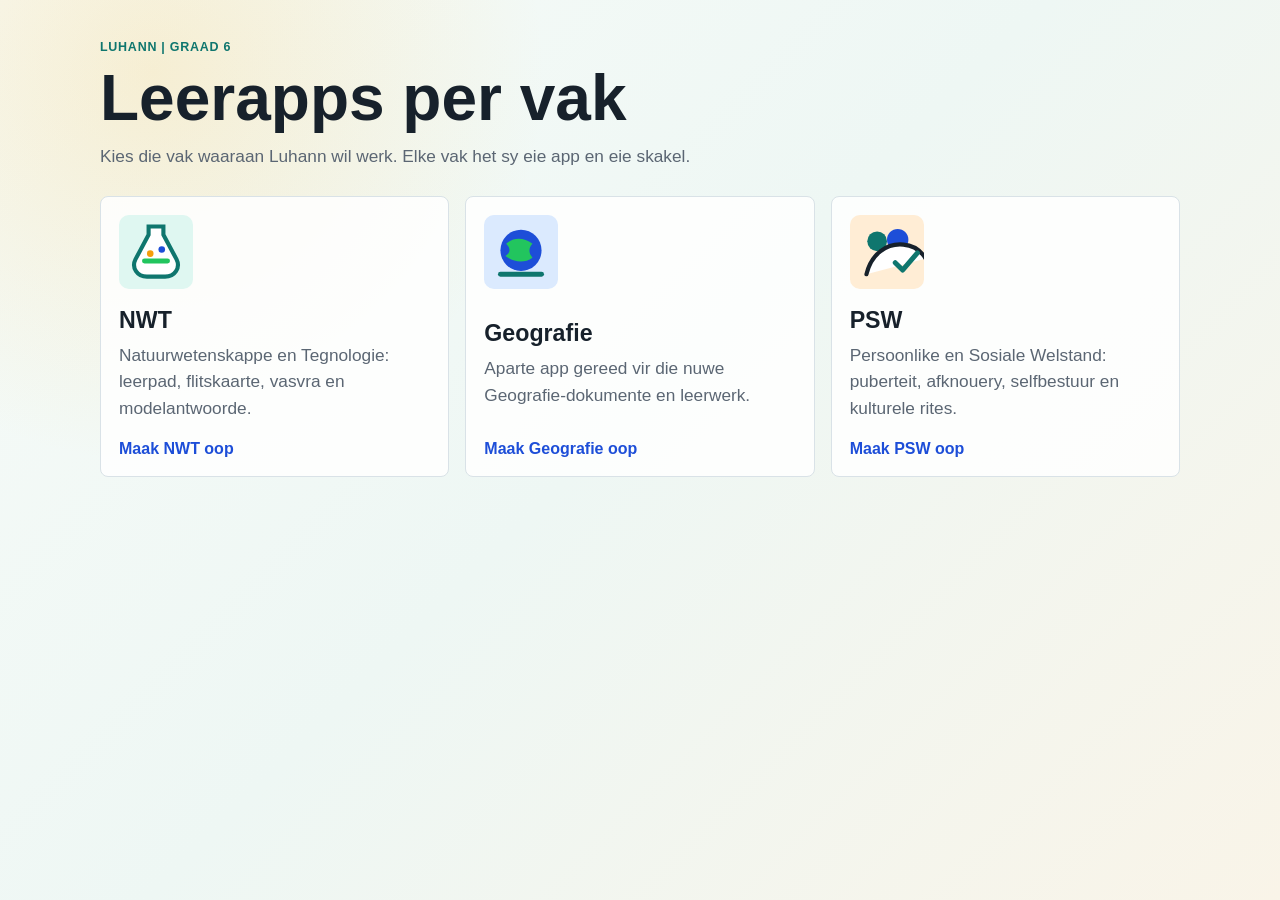
<file: index.html>
<!doctype html>
<html lang="af">
  <head>
    <meta charset="utf-8">
    <meta name="viewport" content="width=device-width, initial-scale=1">
    <title>Luhann se Leerapps</title>
    <style>
      :root {
        color-scheme: light;
        --ink: #17212b;
        --muted: #5b6673;
        --line: #d9e2e7;
        --surface: #ffffff;
        --teal: #0f766e;
        --gold: #d97706;
        --blue: #1d4ed8;
        font-family: Verdana, "Segoe UI", Arial, sans-serif;
      }

      * {
        box-sizing: border-box;
      }

      body {
        min-height: 100vh;
        margin: 0;
        color: var(--ink);
        background:
          radial-gradient(circle at 12% 8%, rgba(249, 196, 83, .22), transparent 28%),
          linear-gradient(135deg, #f7fbf8 0%, #eef7f4 48%, #f9f4e8 100%);
      }

      main {
        width: min(1080px, calc(100% - 32px));
        margin: 0 auto;
        padding: 40px 0;
      }

      header {
        display: grid;
        gap: 14px;
        margin-bottom: 24px;
      }

      .eyebrow {
        color: var(--teal);
        font-size: .78rem;
        font-weight: 800;
        letter-spacing: .06em;
        text-transform: uppercase;
      }

      h1 {
        margin: 0;
        font-size: clamp(2.4rem, 5vw, 5rem);
        line-height: .95;
      }

      p {
        max-width: 720px;
        margin: 0;
        color: var(--muted);
        font-size: 1.08rem;
        line-height: 1.55;
      }

      .subjects {
        display: grid;
        grid-template-columns: repeat(auto-fit, minmax(250px, 1fr));
        gap: 16px;
        margin-top: 26px;
      }

      .subject-card {
        min-height: 230px;
        display: grid;
        align-content: space-between;
        gap: 18px;
        padding: 18px;
        border: 1px solid var(--line);
        border-radius: 8px;
        background: rgba(255, 255, 255, .86);
        text-decoration: none;
        color: inherit;
      }

      .subject-card h2 {
        margin: 0 0 8px;
        font-size: 1.45rem;
      }

      .subject-card strong {
        color: var(--blue);
      }

      .icon {
        width: 74px;
        height: 74px;
      }

      .status {
        width: fit-content;
        border-radius: 999px;
        background: #ecfeff;
        color: var(--teal);
        padding: 5px 10px;
        font-size: .78rem;
        font-weight: 800;
      }

      @media (max-width: 680px) {
        main {
          padding-top: 28px;
        }
      }
    </style>
  </head>
  <body>
    <main>
      <header>
        <span class="eyebrow">Luhann | Graad 6</span>
        <h1>Leerapps per vak</h1>
        <p>Kies die vak waaraan Luhann wil werk. Elke vak het sy eie app en eie skakel.</p>
      </header>

      <section class="subjects" aria-label="Vakke">
        <a class="subject-card" href="nwt/">
          <svg class="icon" viewBox="0 0 90 90" aria-hidden="true">
            <rect width="90" height="90" rx="12" fill="#dff7f1"></rect>
            <path d="M36 14h18v10l16 30c5 10-2 21-14 21H34c-12 0-19-11-14-21l16-30z" fill="#fff" stroke="#0f766e" stroke-width="5"></path>
            <path d="M31 56h28" stroke="#22c55e" stroke-width="6" stroke-linecap="round"></path>
            <circle cx="38" cy="47" r="4" fill="#f59e0b"></circle>
            <circle cx="52" cy="42" r="4" fill="#1d4ed8"></circle>
          </svg>
          <div>
            <h2>NWT</h2>
            <p>Natuurwetenskappe en Tegnologie: leerpad, flitskaarte, vasvra en modelantwoorde.</p>
          </div>
          <strong>Maak NWT oop</strong>
        </a>

        <a class="subject-card" href="geografie/">
          <svg class="icon" viewBox="0 0 90 90" aria-hidden="true">
            <rect width="90" height="90" rx="12" fill="#dbeafe"></rect>
            <circle cx="45" cy="43" r="25" fill="#1d4ed8"></circle>
            <path d="M27 35c9-8 21-8 32 0-5 5-5 11 0 17-10 7-22 6-33-2 6-4 7-9 1-15z" fill="#22c55e"></path>
            <path d="M20 72h50" stroke="#0f766e" stroke-width="6" stroke-linecap="round"></path>
          </svg>
          <div>
            <h2>Geografie</h2>
            <p>Aparte app gereed vir die nuwe Geografie-dokumente en leerwerk.</p>
          </div>
          <strong>Maak Geografie oop</strong>
        </a>

        <a class="subject-card" href="psw/">
          <svg class="icon" viewBox="0 0 90 90" aria-hidden="true">
            <rect width="90" height="90" rx="12" fill="#ffedd5"></rect>
            <circle cx="33" cy="32" r="12" fill="#0f766e"></circle>
            <circle cx="58" cy="30" r="13" fill="#1d4ed8"></circle>
            <path d="M20 72c6-25 25-38 45-36 12 1 21 7 27 17" fill="#fff" stroke="#17212b" stroke-width="5" stroke-linecap="round"></path>
            <path d="M55 58l9 9 18-21" fill="none" stroke="#0f766e" stroke-width="6" stroke-linecap="round" stroke-linejoin="round"></path>
          </svg>
          <div>
            <h2>PSW</h2>
            <p>Persoonlike en Sosiale Welstand: puberteit, afknouery, selfbestuur en kulturele rites.</p>
          </div>
          <strong>Maak PSW oop</strong>
        </a>
      </section>
    </main>
  </body>
</html>
</file>
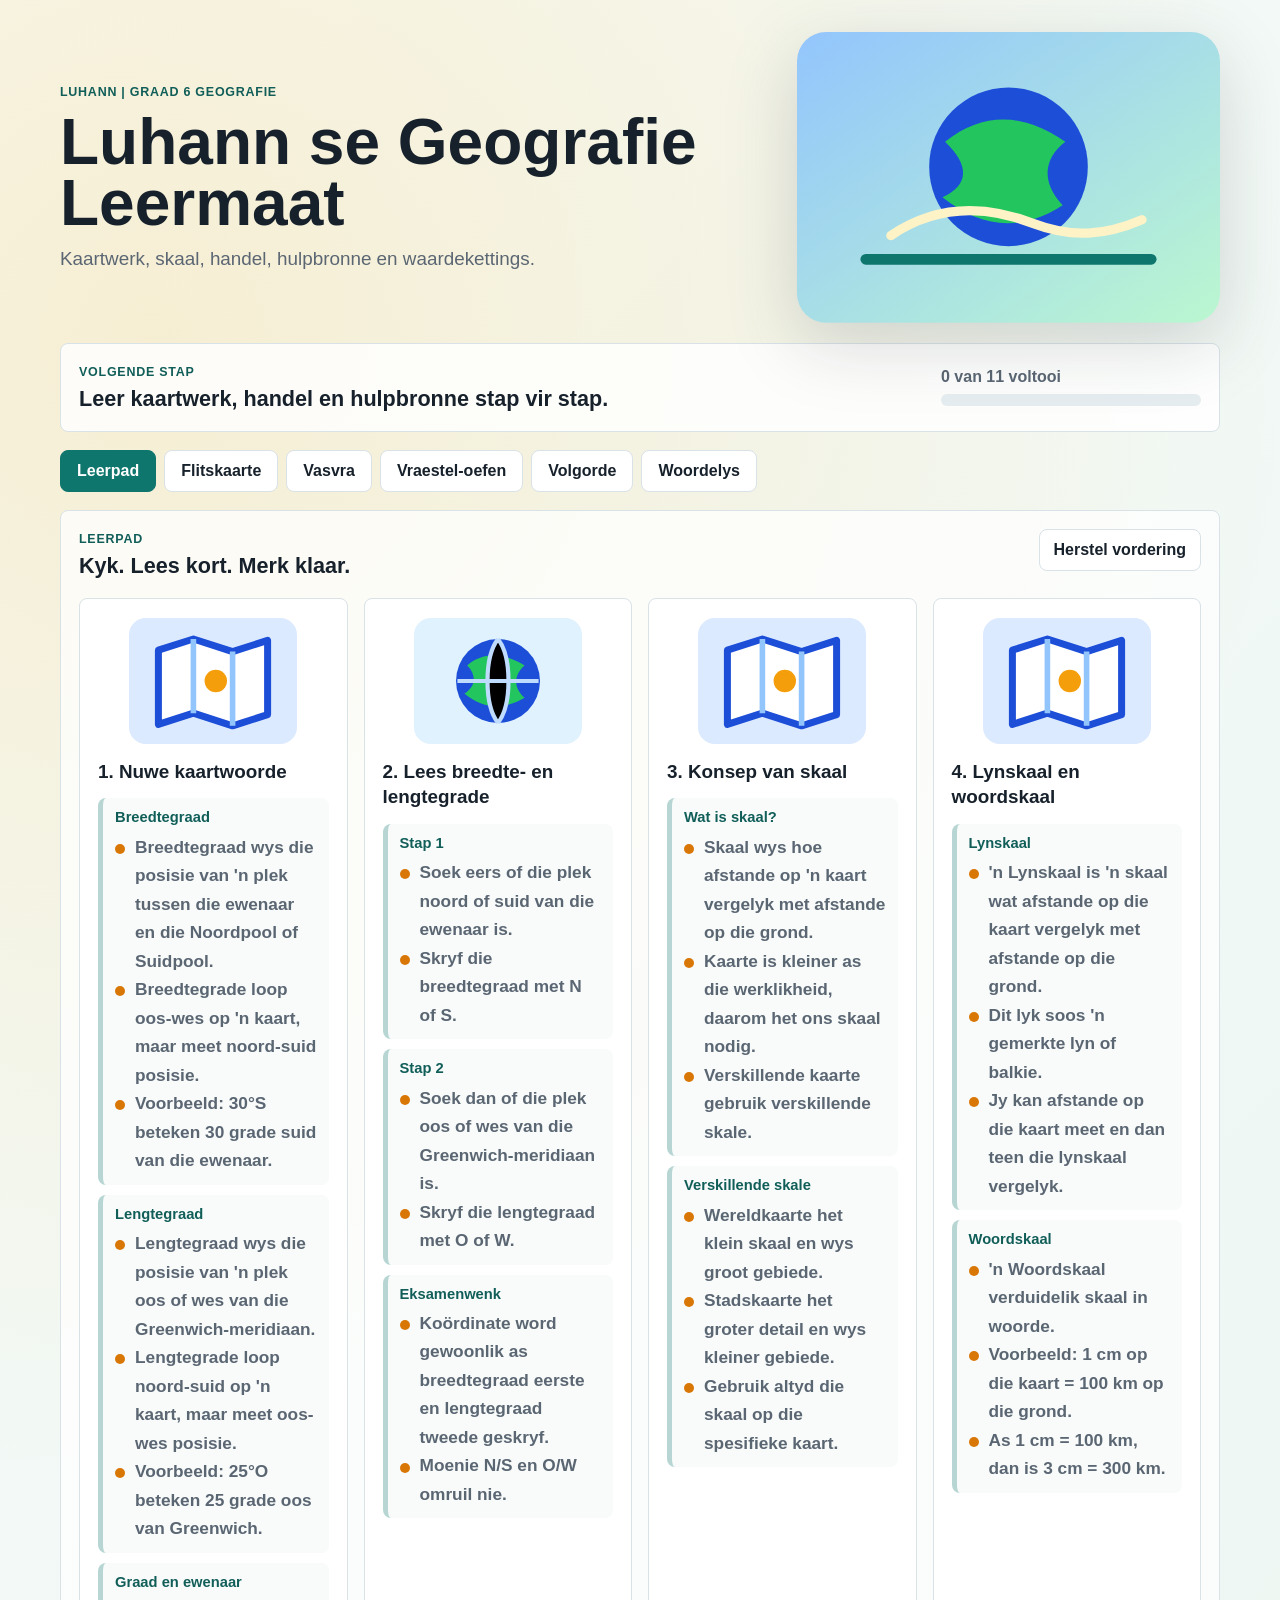
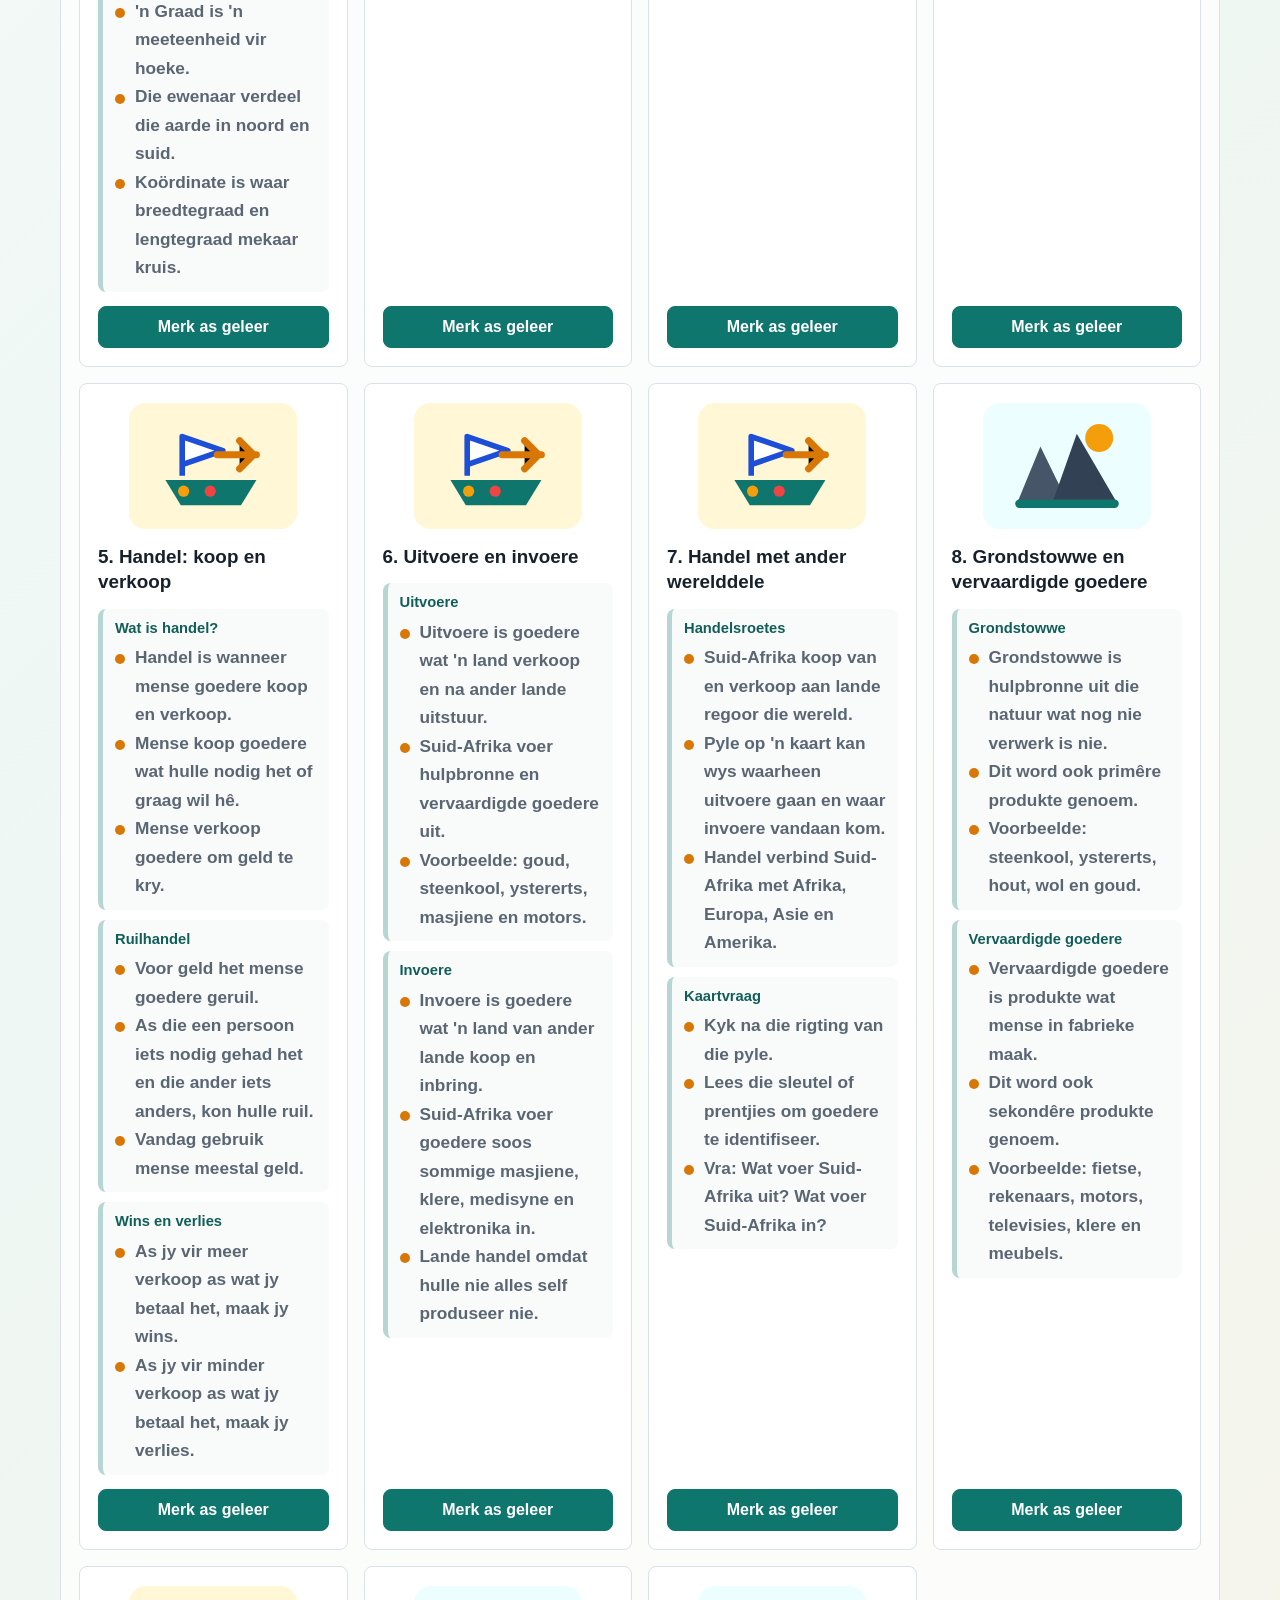
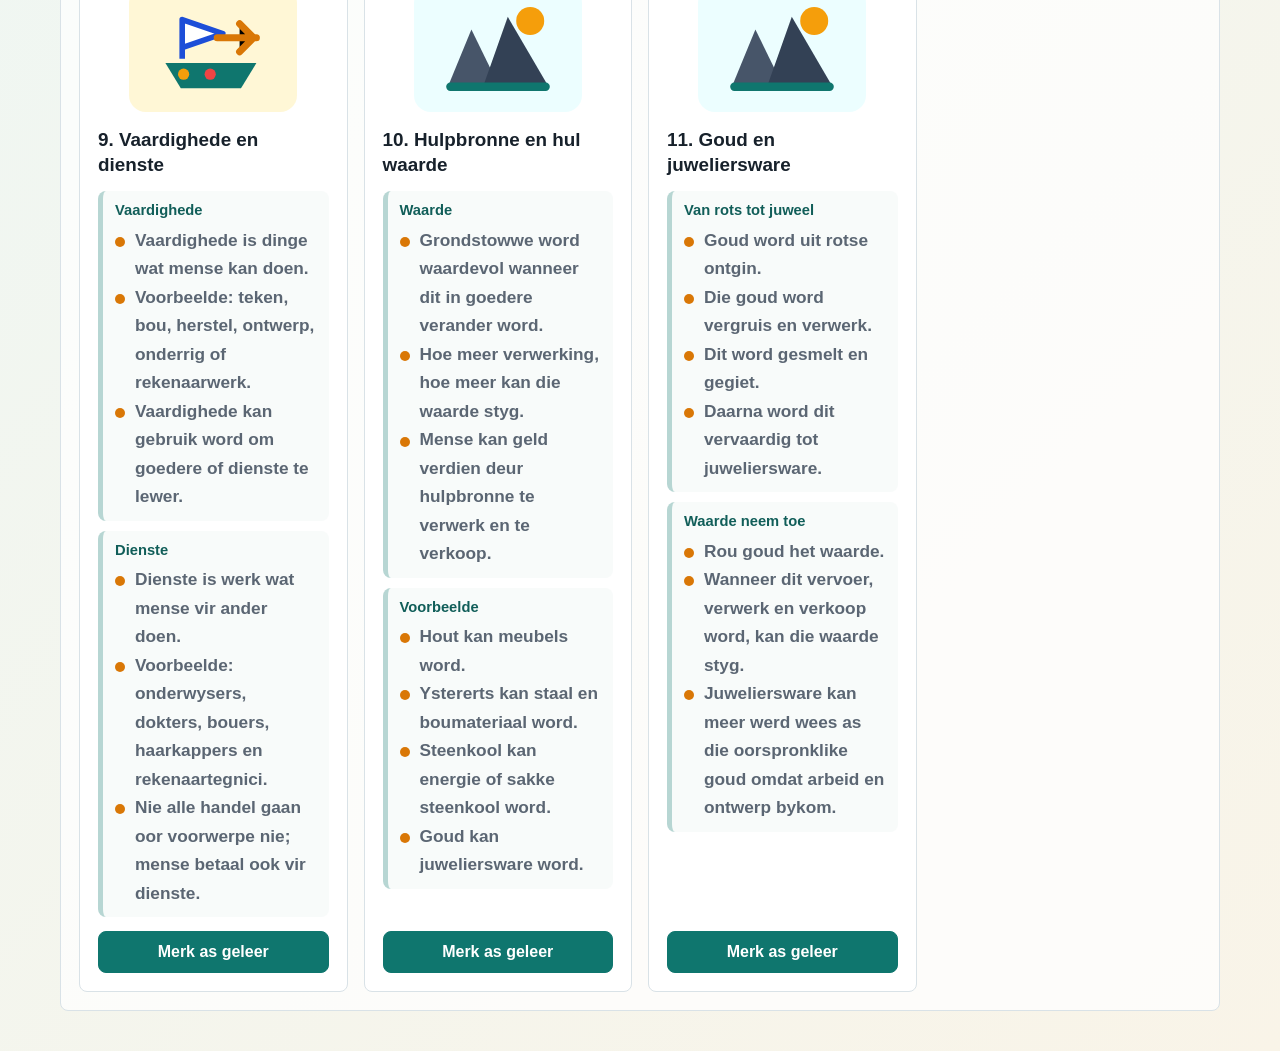
<file: geografie/index.html>
<!doctype html>
<html lang="af">
  <head>
    <meta charset="utf-8">
    <meta name="viewport" content="width=device-width, initial-scale=1">
    <title>Luhann se Geografie Leermaat</title>
    <link rel="stylesheet" href="styles.css">
  </head>
  <body>
    <header class="app-header">
      <div class="title-block">
        <span class="subject-chip">Luhann | Graad 6 Geografie</span>
        <h1>Luhann se Geografie Leermaat</h1>
        <p>Kaartwerk, skaal, handel, hulpbronne en waardekettings.</p>
      </div>
      <div class="hero-art" aria-hidden="true">
        <svg viewBox="0 0 320 220" role="img">
          <defs>
            <linearGradient id="geoSky" x1="0" x2="1" y1="0" y2="1">
              <stop offset="0" stop-color="#93c5fd"></stop>
              <stop offset="1" stop-color="#bbf7d0"></stop>
            </linearGradient>
          </defs>
          <rect width="320" height="220" rx="22" fill="url(#geoSky)"></rect>
          <circle cx="160" cy="102" r="60" fill="#1d4ed8"></circle>
          <path d="M112 83c30-24 61-21 91 0-17 13-18 31-2 48-31 20-61 18-91-6 20-9 21-24 2-42z" fill="#22c55e"></path>
          <path d="M52 172h216" stroke="#0f766e" stroke-width="8" stroke-linecap="round"></path>
          <path d="M71 154c31-21 67-25 108-9 29 11 54 9 82-3" fill="none" stroke="#fef3c7" stroke-width="7" stroke-linecap="round"></path>
        </svg>
      </div>
    </header>

    <main>
      <section class="progress-panel" aria-label="Vordering">
        <div>
          <span class="eyebrow">Volgende stap</span>
          <h2>Leer kaartwerk, handel en hulpbronne stap vir stap.</h2>
        </div>
        <div class="progress-card">
          <span id="progressText">0 van 0 voltooi</span>
          <div class="progress-track">
            <span id="progressBar"></span>
          </div>
        </div>
      </section>

      <nav class="tabs" aria-label="Afdelings">
        <button class="tab is-active" data-view="learn">Leerpad</button>
        <button class="tab" data-view="cards">Flitskaarte</button>
        <button class="tab" data-view="quiz">Vasvra</button>
        <button class="tab" data-view="practice">Vraestel-oefen</button>
        <button class="tab" data-view="timeline">Volgorde</button>
        <button class="tab" data-view="words">Woordelys</button>
      </nav>

      <section id="learn" class="view is-active" aria-labelledby="learnTitle">
        <div class="view-heading">
          <div>
            <span class="eyebrow">Leerpad</span>
            <h2 id="learnTitle">Kyk. Lees kort. Merk klaar.</h2>
          </div>
          <button id="resetProgress" class="secondary-button" type="button">Herstel vordering</button>
        </div>
        <div id="topicGrid" class="topic-grid"></div>
      </section>

      <section id="cards" class="view" aria-labelledby="cardsTitle">
        <div class="view-heading">
          <div>
            <span class="eyebrow">Flitskaarte</span>
            <h2 id="cardsTitle">Flitskaarte vir Geografie</h2>
          </div>
          <div class="card-actions">
            <button id="prevCard" class="icon-button" type="button" aria-label="Vorige kaart">&lsaquo;</button>
            <button id="flipCard" class="primary-button" type="button">Wys antwoord</button>
            <button id="nextCard" class="icon-button" type="button" aria-label="Volgende kaart">&rsaquo;</button>
          </div>
        </div>
        <article id="flashcard" class="flashcard" tabindex="0" aria-live="polite"></article>
        <p id="cardCounter" class="counter"></p>
      </section>

      <section id="quiz" class="view" aria-labelledby="quizTitle">
        <div class="view-heading">
          <div>
            <span class="eyebrow">Vasvra</span>
            <h2 id="quizTitle">Toets jou kennis</h2>
          </div>
          <button id="restartQuiz" class="secondary-button" type="button">Begin weer</button>
        </div>
        <div id="quizBox" class="quiz-box"></div>
      </section>

      <section id="practice" class="view" aria-labelledby="practiceTitle">
        <div class="view-heading">
          <div>
            <span class="eyebrow">Vraestel-oefen</span>
            <h2 id="practiceTitle">Oefen antwoorde wat punte tel</h2>
          </div>
        </div>
        <div id="practiceList" class="practice-list"></div>
      </section>

      <section id="timeline" class="view" aria-labelledby="timelineTitle">
        <div class="view-heading">
          <div>
            <span class="eyebrow">Volgorde</span>
            <h2 id="timelineTitle">Prosesse en kaartwerkstappe in volgorde</h2>
          </div>
        </div>
        <div id="timelineList" class="timeline"></div>
      </section>

      <section id="words" class="view" aria-labelledby="wordsTitle">
        <div class="view-heading">
          <div>
            <span class="eyebrow">Woordelys</span>
            <h2 id="wordsTitle">Geografie-woorde om te onthou</h2>
          </div>
          <label class="search-box">
            <span>Soek</span>
            <input id="wordSearch" type="search" placeholder="bv. kaart">
          </label>
        </div>
        <div id="wordList" class="word-list"></div>
      </section>
    </main>

    <script src="app.js"></script>
  </body>
</html>
</file>
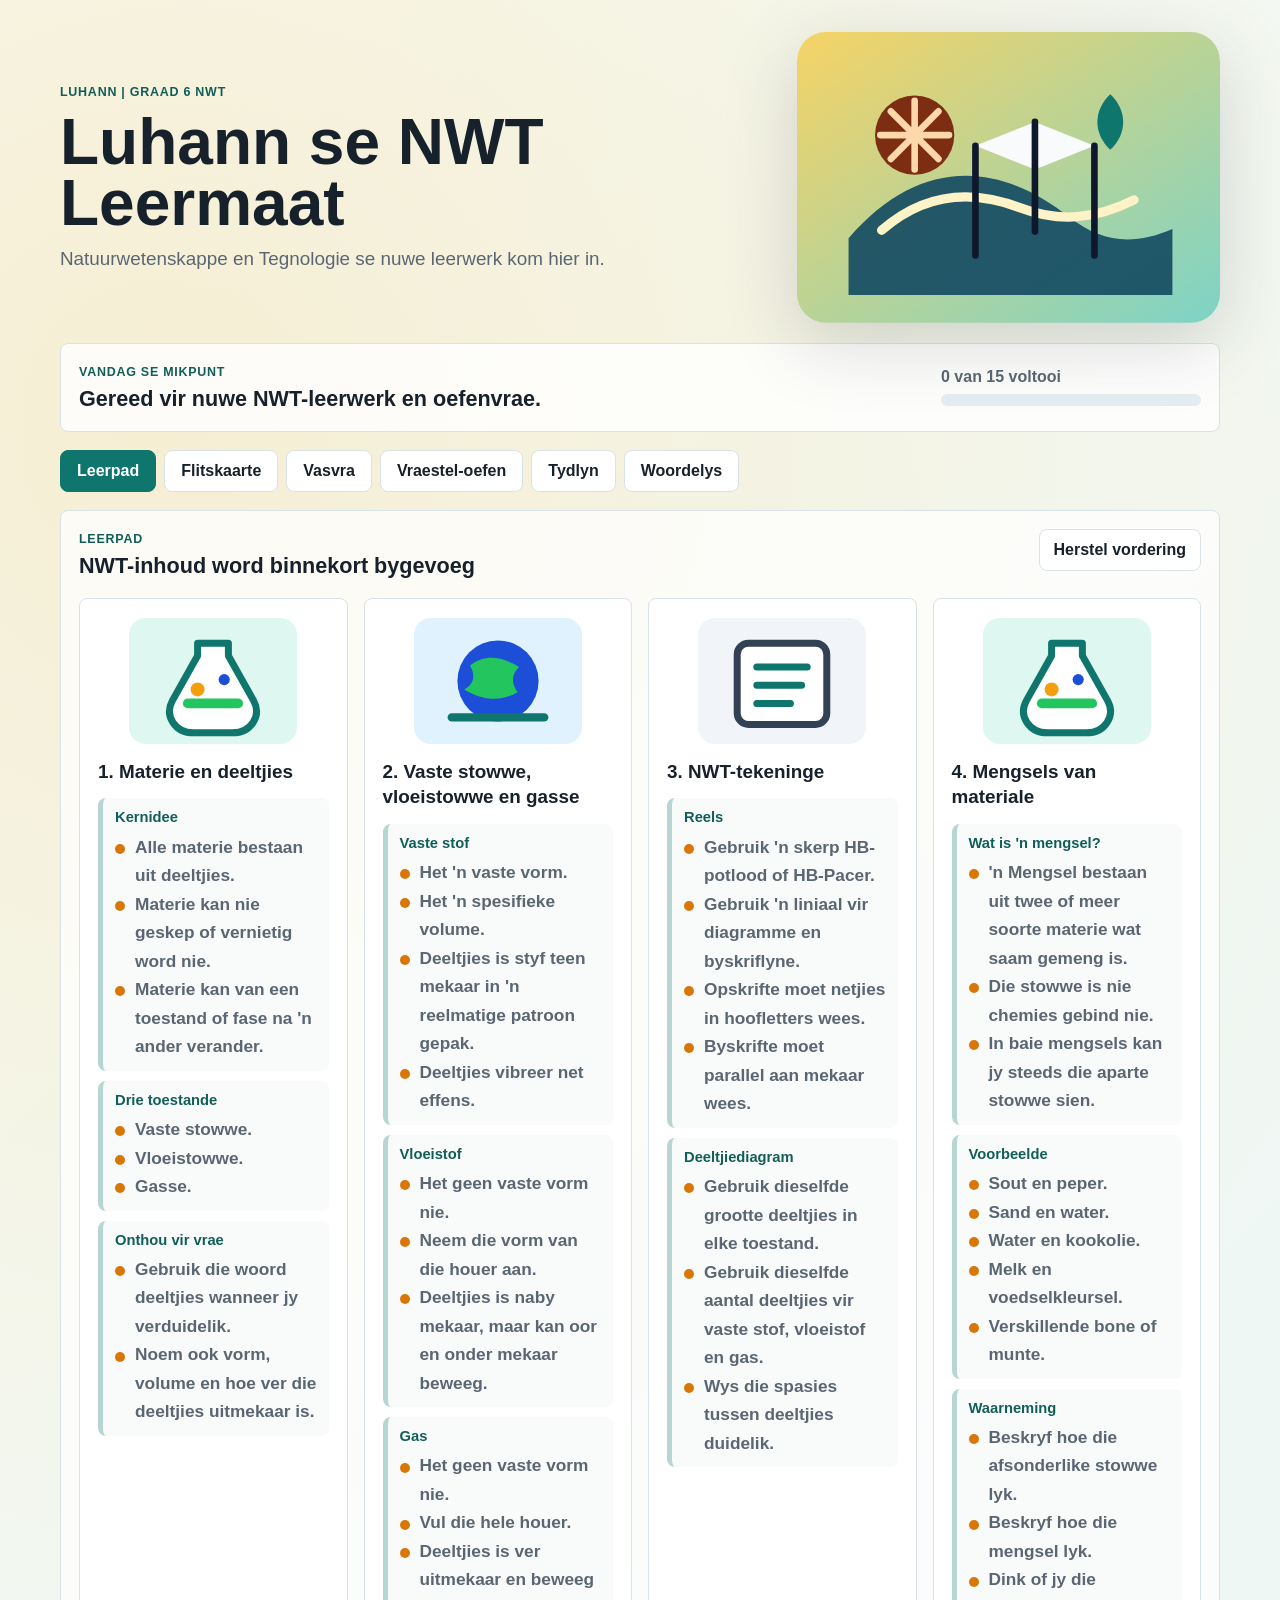
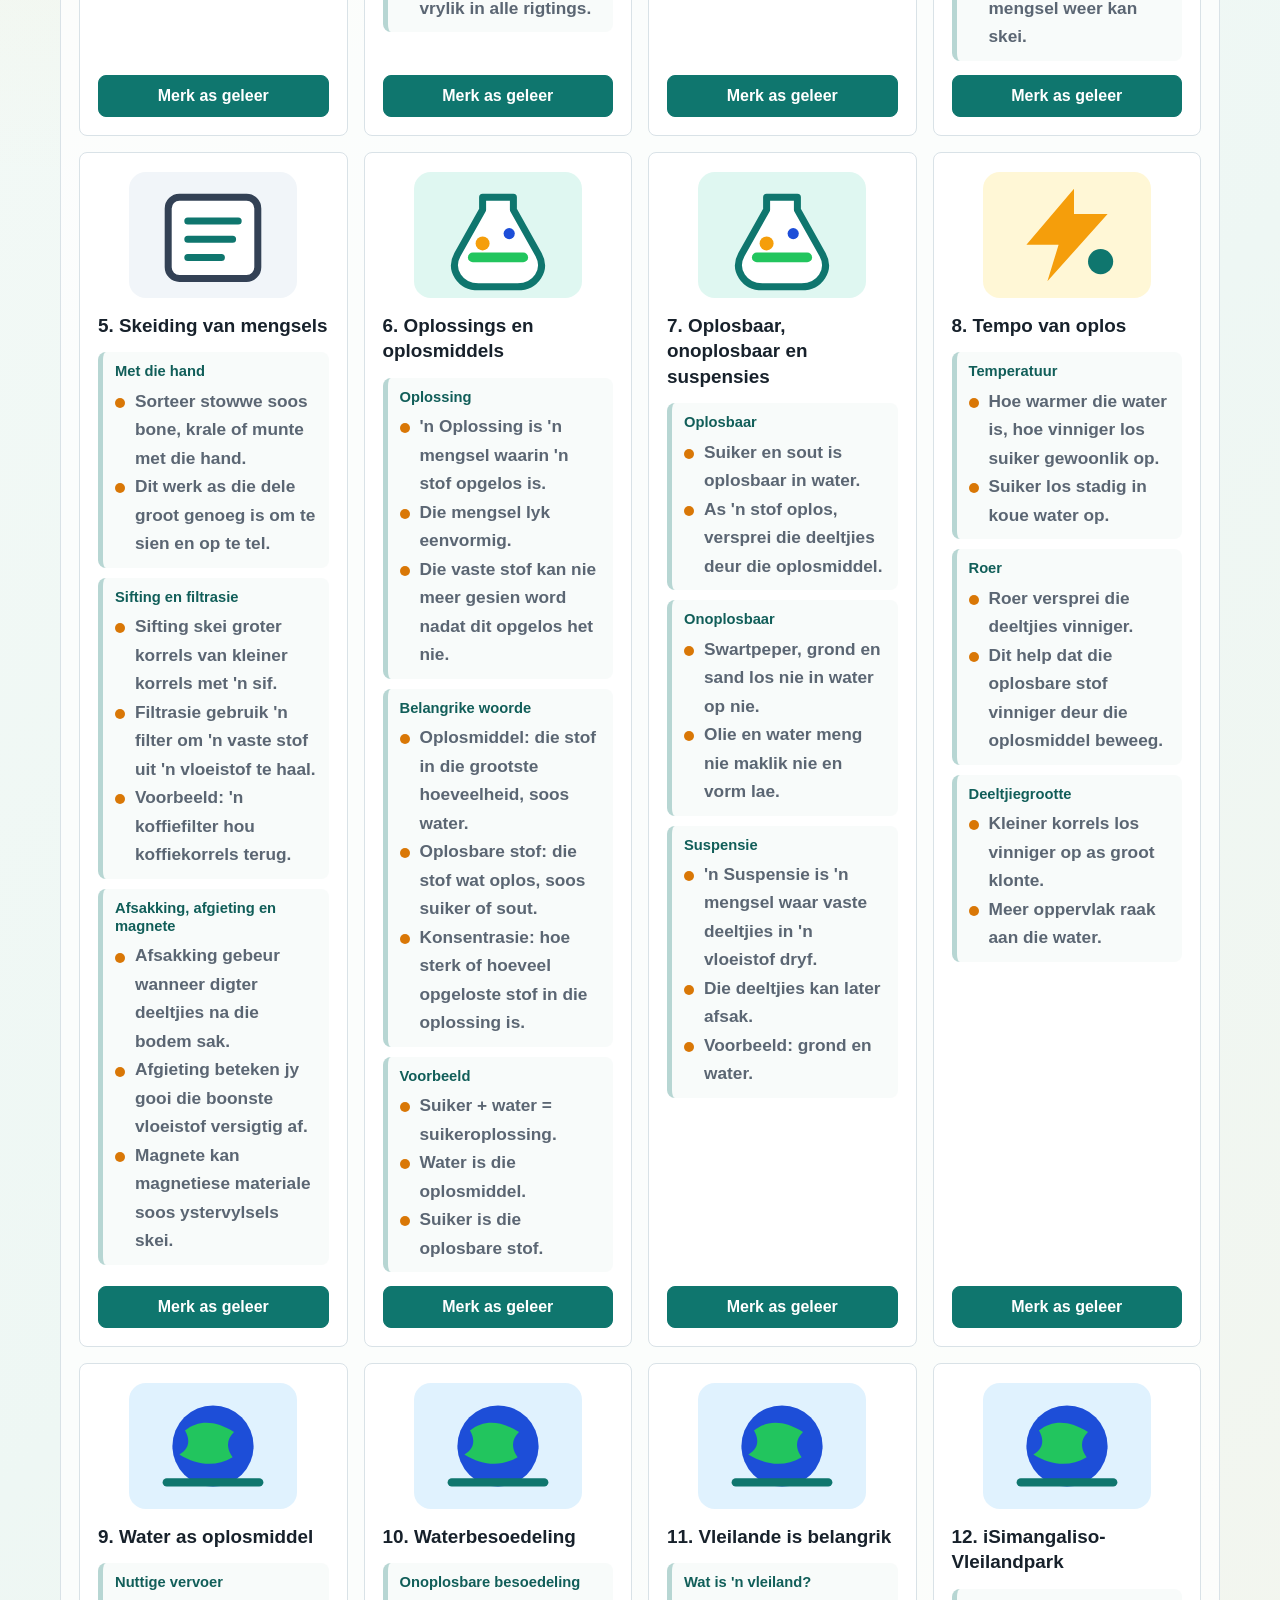
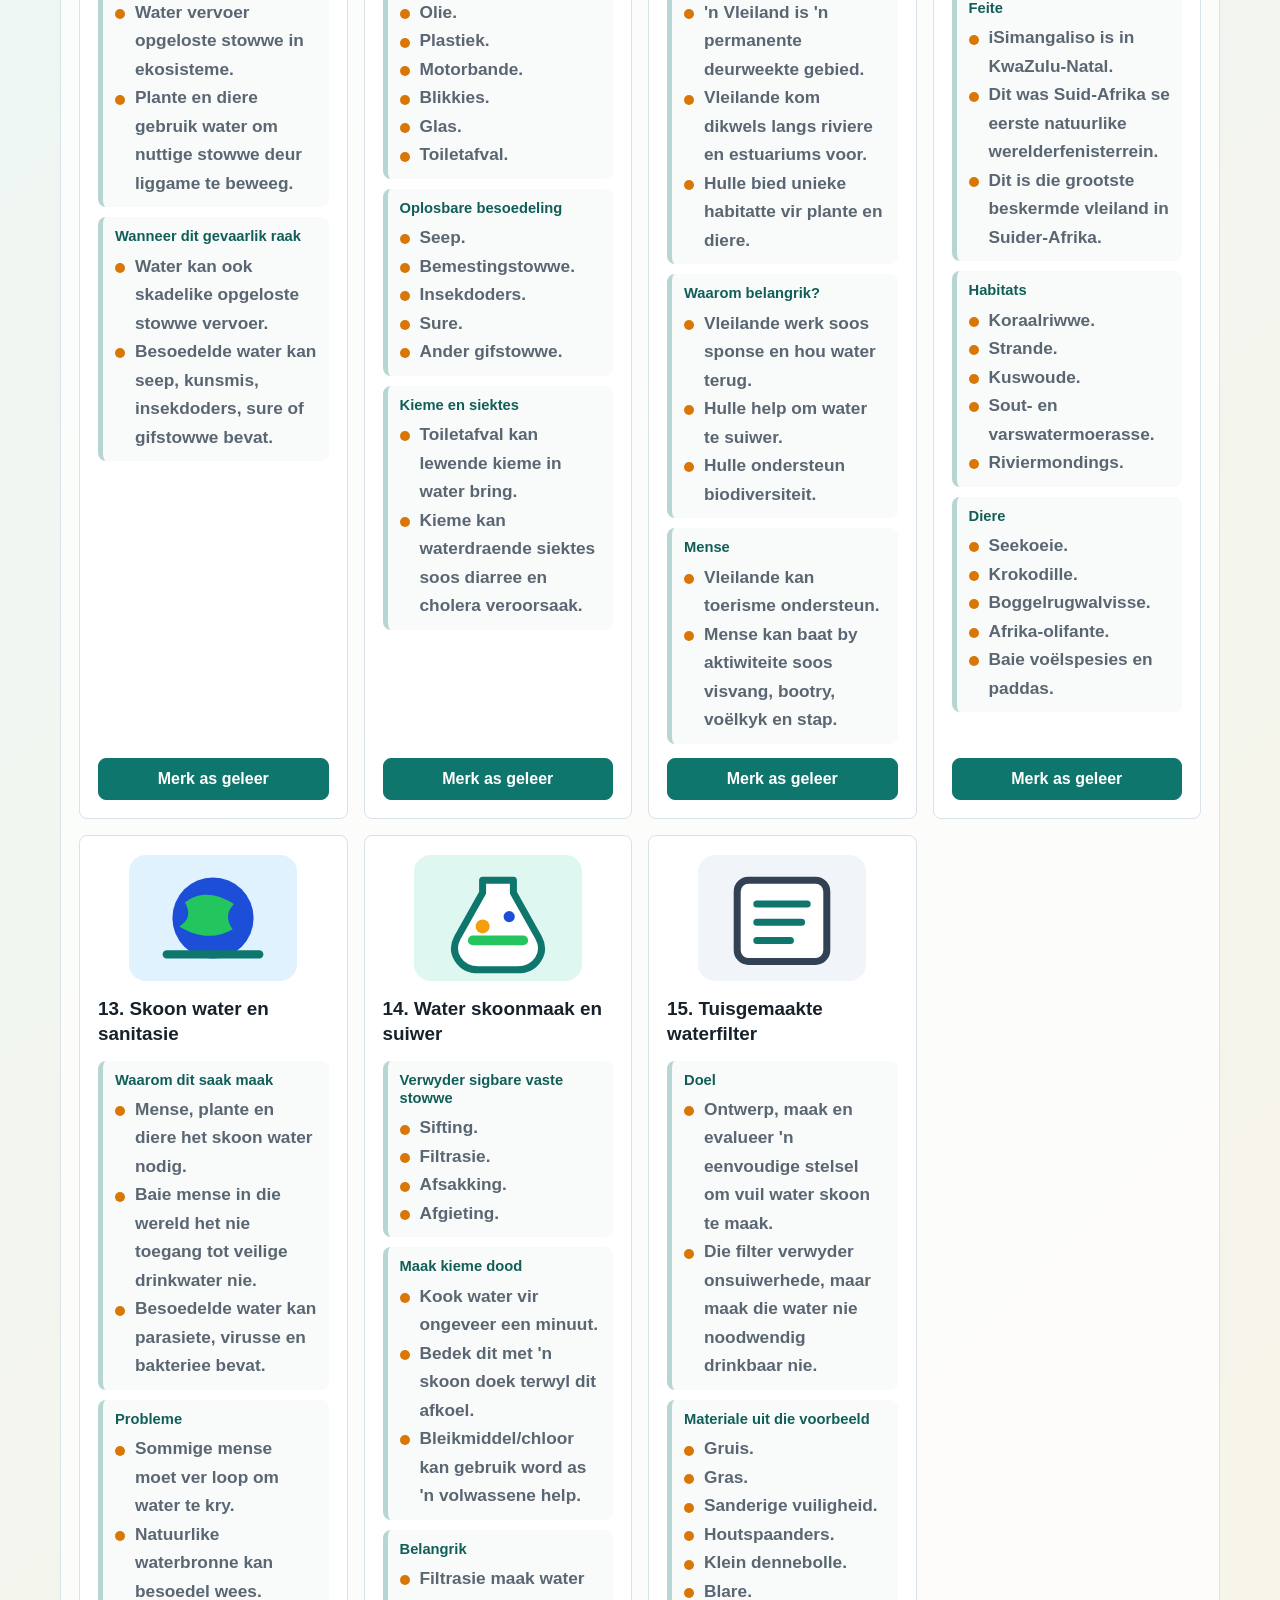
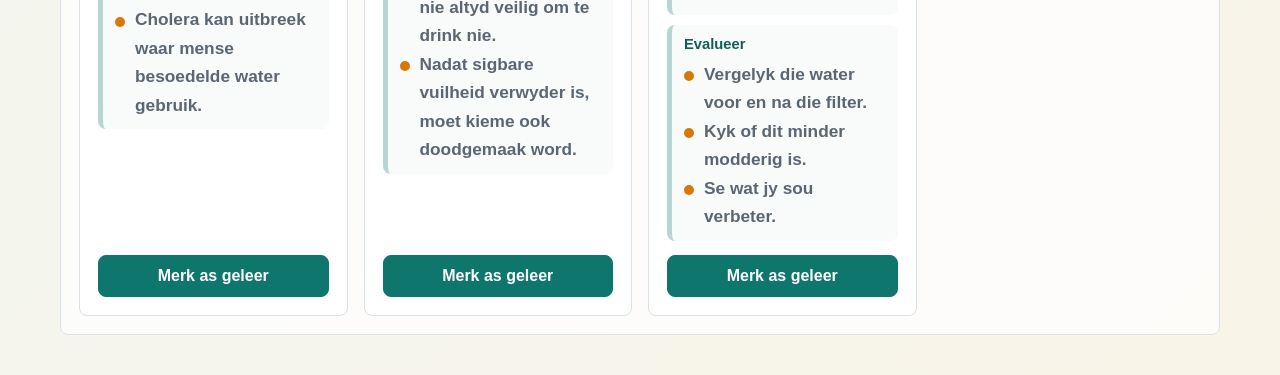
<file: nwt/index.html>
<!doctype html>
<html lang="af">
  <head>
    <meta charset="utf-8">
    <meta name="viewport" content="width=device-width, initial-scale=1">
    <title>Luhann se NWT Leermaat</title>
    <link rel="stylesheet" href="styles.css">
  </head>
  <body>
    <header class="app-header">
      <div class="title-block">
        <span class="subject-chip">Luhann | Graad 6 NWT</span>
        <h1>Luhann se NWT Leermaat</h1>
        <p>Natuurwetenskappe en Tegnologie se nuwe leerwerk kom hier in.</p>
      </div>
      <div class="hero-art" aria-hidden="true">
        <svg viewBox="0 0 320 220" role="img">
          <defs>
            <linearGradient id="sky" x1="0" x2="1" y1="0" y2="1">
              <stop offset="0" stop-color="#f6d365"></stop>
              <stop offset="1" stop-color="#7dd3c7"></stop>
            </linearGradient>
          </defs>
          <rect width="320" height="220" rx="22" fill="url(#sky)"></rect>
          <path d="M39 156c51-59 110-61 167-16 24 19 48 22 78 9v50H39z" fill="#164e63" opacity=".92"></path>
          <path d="M64 150c31-27 66-32 105-17 29 11 56 9 86-6" fill="none" stroke="#fef3c7" stroke-width="7" stroke-linecap="round"></path>
          <path d="M180 68l45 18-45 18-45-18z" fill="#f8fafc"></path>
          <path d="M180 68v83M135 86v83M225 86v83" stroke="#0f172a" stroke-width="5" stroke-linecap="round"></path>
          <circle cx="89" cy="78" r="30" fill="#7c2d12"></circle>
          <path d="M89 52v52M63 78h52M71 60l36 36M107 60L71 96" stroke="#fed7aa" stroke-width="5" stroke-linecap="round"></path>
          <path d="M237 47c13 12 13 30 0 42-13-12-13-30 0-42z" fill="#0f766e"></path>
        </svg>
      </div>
    </header>

    <main>
      <section class="progress-panel" aria-label="Vordering">
        <div>
          <span class="eyebrow">Vandag se mikpunt</span>
          <h2>Gereed vir nuwe NWT-leerwerk en oefenvrae.</h2>
        </div>
        <div class="progress-card">
          <span id="progressText">0 van 0 voltooi</span>
          <div class="progress-track">
            <span id="progressBar"></span>
          </div>
        </div>
      </section>

      <nav class="tabs" aria-label="Afdelings">
        <button class="tab is-active" data-view="learn">Leerpad</button>
        <button class="tab" data-view="cards">Flitskaarte</button>
        <button class="tab" data-view="quiz">Vasvra</button>
        <button class="tab" data-view="practice">Vraestel-oefen</button>
        <button class="tab" data-view="timeline">Tydlyn</button>
        <button class="tab" data-view="words">Woordelys</button>
      </nav>

      <section id="learn" class="view is-active" aria-labelledby="learnTitle">
        <div class="view-heading">
          <div>
            <span class="eyebrow">Leerpad</span>
            <h2 id="learnTitle">NWT-inhoud word binnekort bygevoeg</h2>
          </div>
          <button id="resetProgress" class="secondary-button" type="button">Herstel vordering</button>
        </div>
        <div id="topicGrid" class="topic-grid"></div>
      </section>

      <section id="cards" class="view" aria-labelledby="cardsTitle">
        <div class="view-heading">
          <div>
            <span class="eyebrow">Flitskaarte</span>
            <h2 id="cardsTitle">Flitskaarte vir nuwe NWT-werk</h2>
          </div>
          <div class="card-actions">
            <button id="prevCard" class="icon-button" type="button" aria-label="Vorige kaart">&lsaquo;</button>
            <button id="flipCard" class="primary-button" type="button">Wys antwoord</button>
            <button id="nextCard" class="icon-button" type="button" aria-label="Volgende kaart">&rsaquo;</button>
          </div>
        </div>
        <article id="flashcard" class="flashcard" tabindex="0" aria-live="polite"></article>
        <p id="cardCounter" class="counter"></p>
      </section>

      <section id="quiz" class="view" aria-labelledby="quizTitle">
        <div class="view-heading">
          <div>
            <span class="eyebrow">Vasvra</span>
            <h2 id="quizTitle">Toets jou kennis</h2>
          </div>
          <button id="restartQuiz" class="secondary-button" type="button">Begin weer</button>
        </div>
        <div id="quizBox" class="quiz-box"></div>
      </section>

      <section id="practice" class="view" aria-labelledby="practiceTitle">
        <div class="view-heading">
          <div>
            <span class="eyebrow">Vraestel-oefen</span>
            <h2 id="practiceTitle">Modelantwoorde kom uit die nuwe NWT-dokumente</h2>
          </div>
        </div>
        <div id="practiceList" class="practice-list"></div>
      </section>

      <section id="timeline" class="view" aria-labelledby="timelineTitle">
        <div class="view-heading">
          <div>
            <span class="eyebrow">Tydlyn</span>
            <h2 id="timelineTitle">Prosesse en stappe in volgorde</h2>
          </div>
        </div>
        <div id="timelineList" class="timeline"></div>
      </section>

      <section id="words" class="view" aria-labelledby="wordsTitle">
        <div class="view-heading">
          <div>
            <span class="eyebrow">Woordelys</span>
            <h2 id="wordsTitle">NWT-woorde om te onthou</h2>
          </div>
          <label class="search-box">
            <span>Soek</span>
            <input id="wordSearch" type="search" placeholder="bv. energie">
          </label>
        </div>
        <div id="wordList" class="word-list"></div>
      </section>
    </main>

    <script src="app.js"></script>
  </body>
</html>
</file>
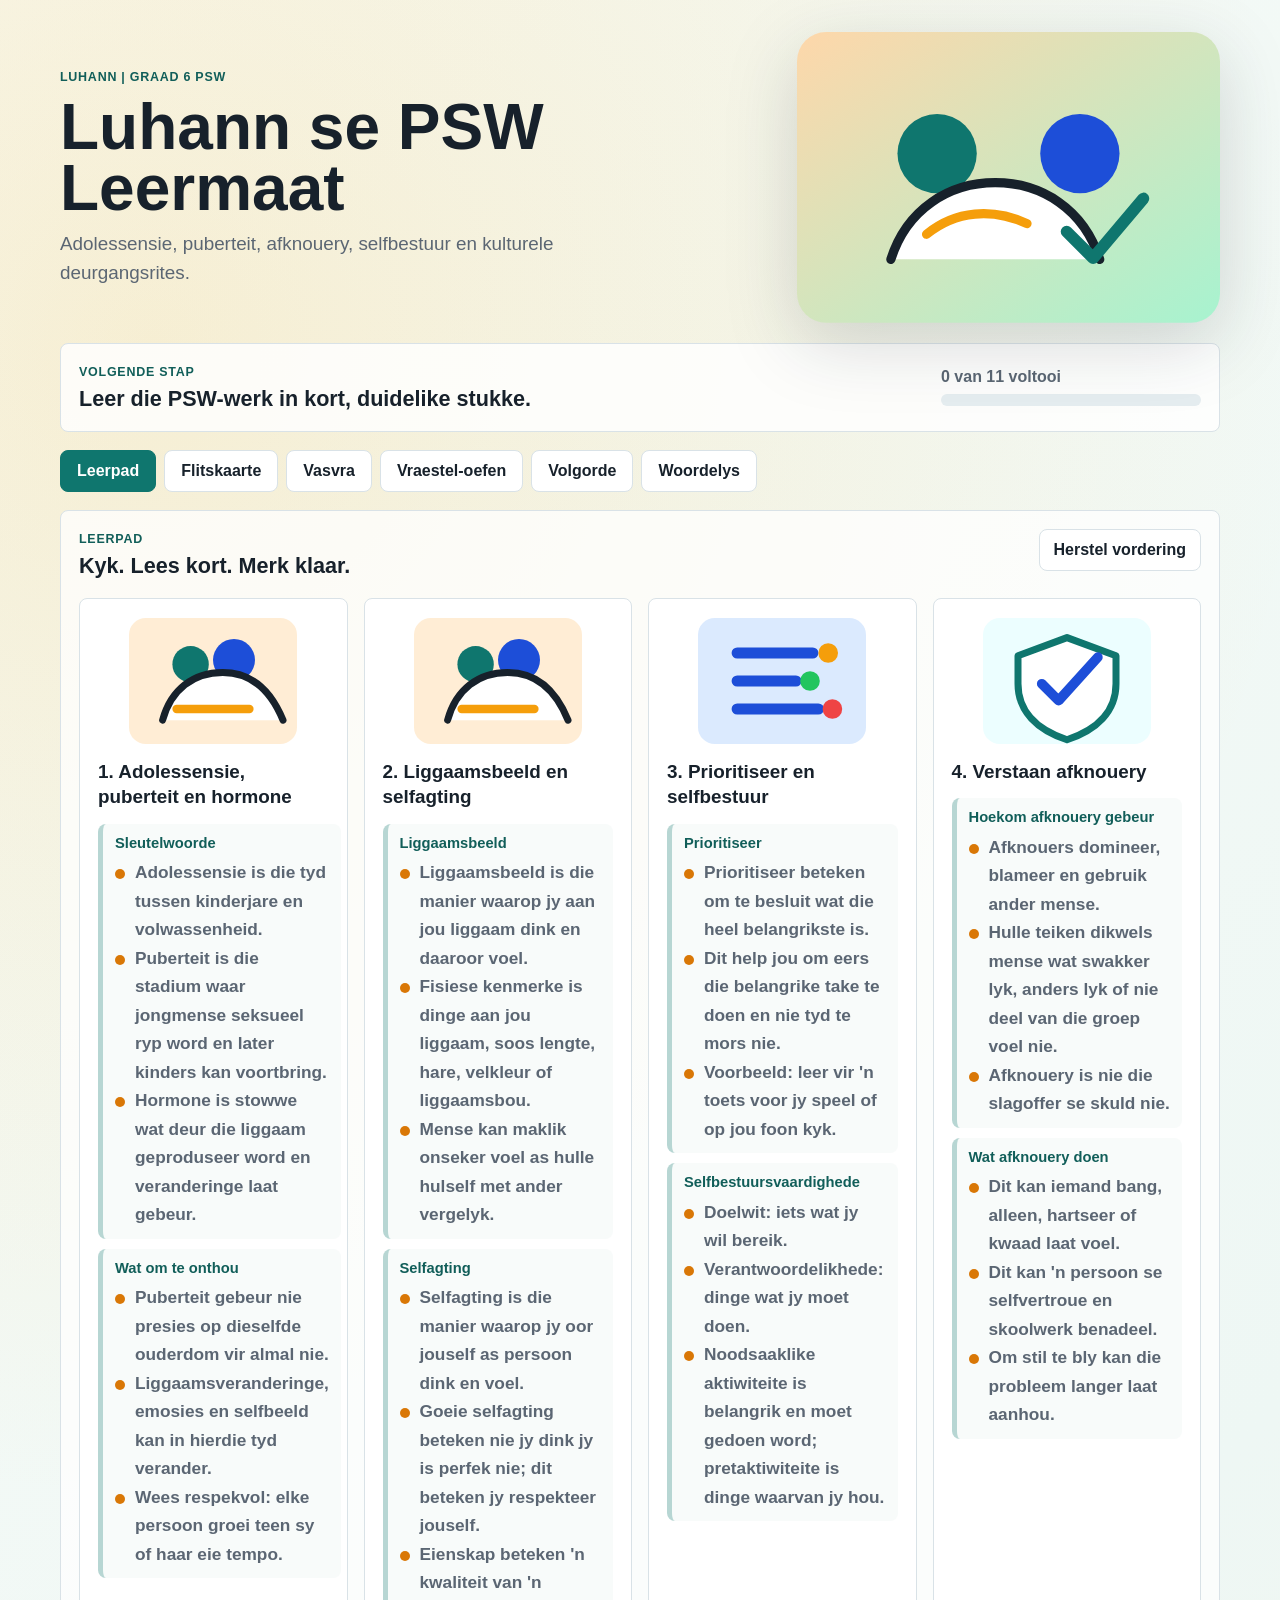
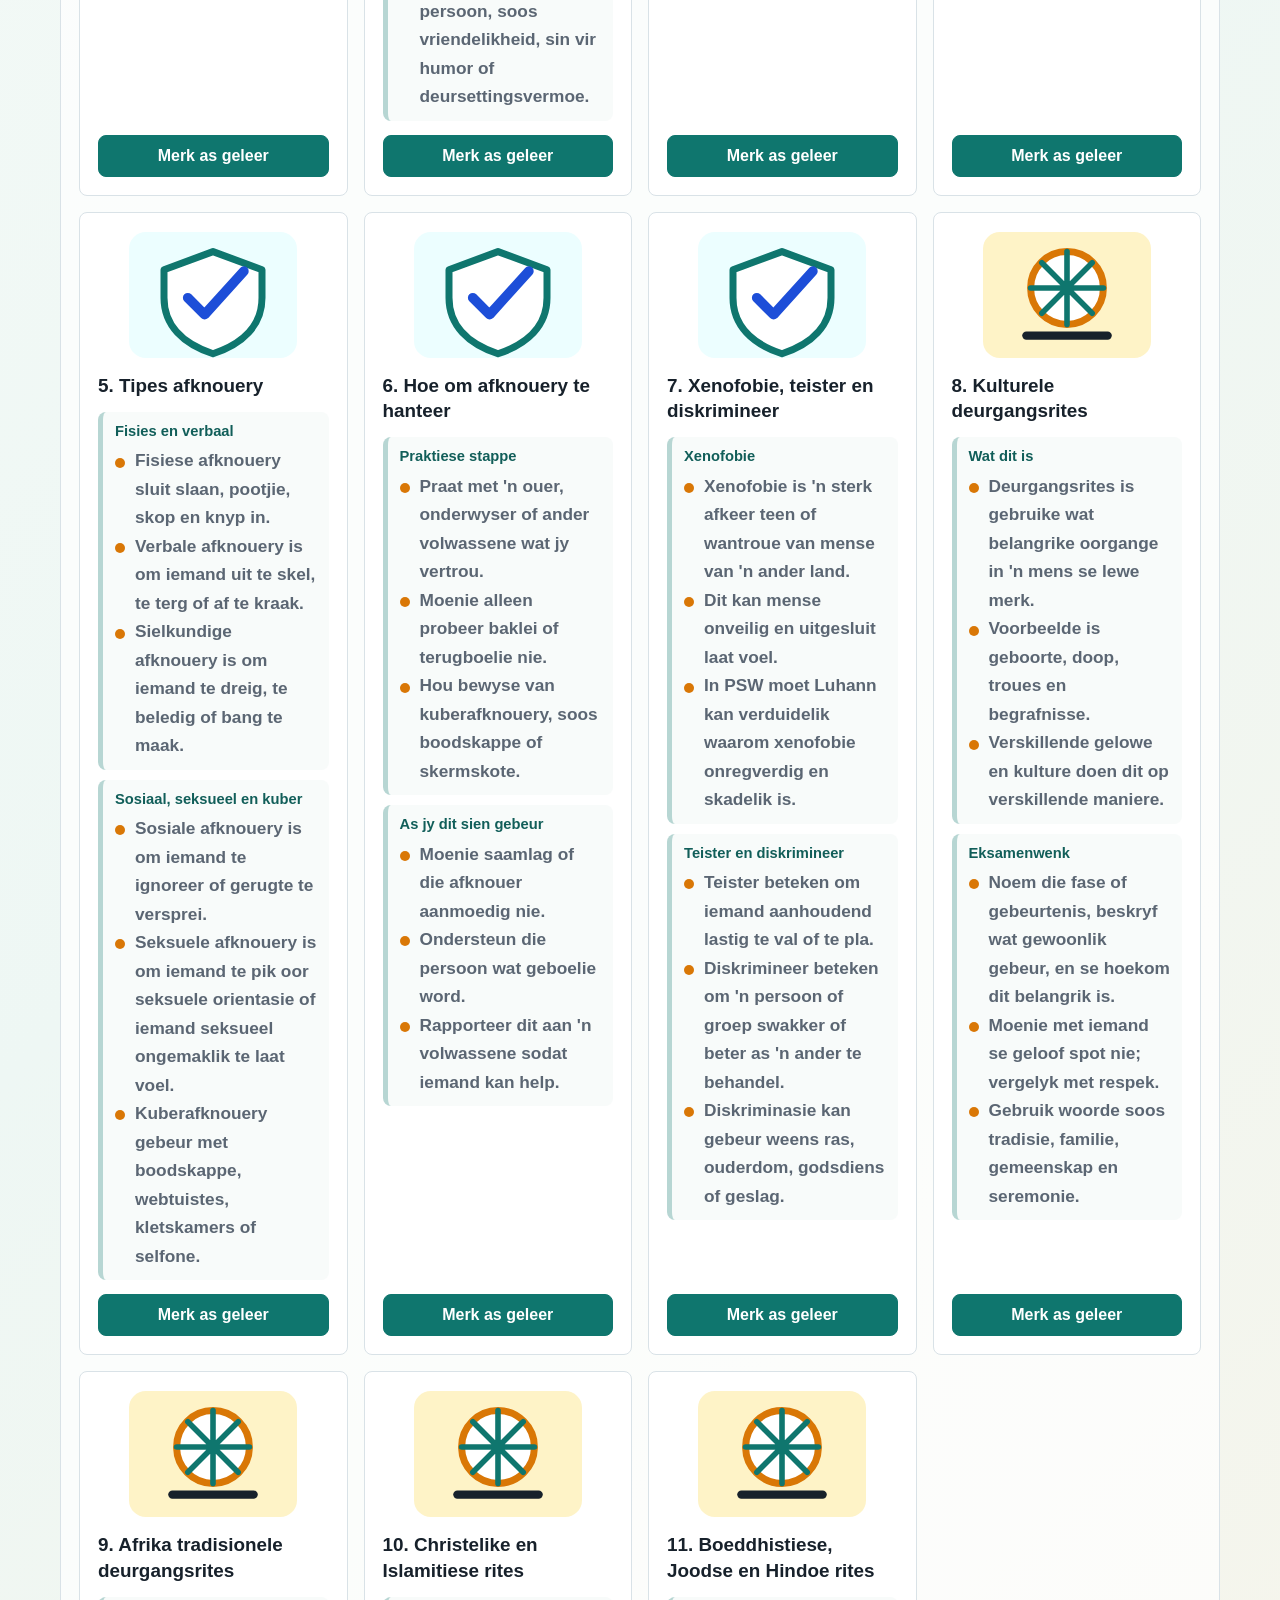
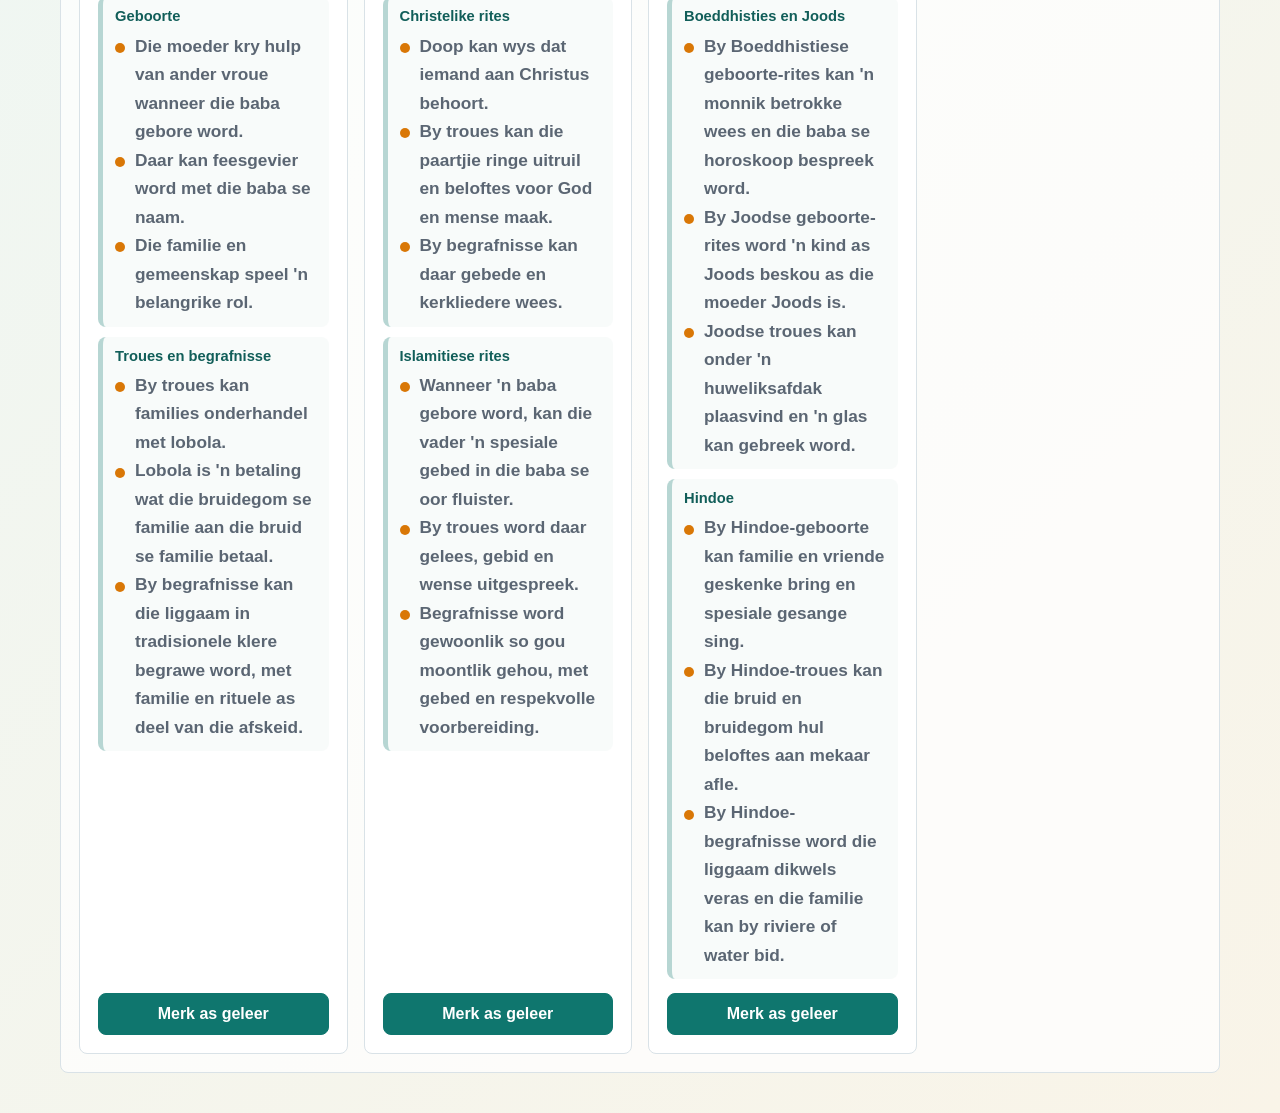
<file: psw/index.html>
<!doctype html>
<html lang="af">
  <head>
    <meta charset="utf-8">
    <meta name="viewport" content="width=device-width, initial-scale=1">
    <title>Luhann se PSW Leermaat</title>
    <link rel="stylesheet" href="styles.css">
  </head>
  <body>
    <header class="app-header">
      <div class="title-block">
        <span class="subject-chip">Luhann | Graad 6 PSW</span>
        <h1>Luhann se PSW Leermaat</h1>
        <p>Adolessensie, puberteit, afknouery, selfbestuur en kulturele deurgangsrites.</p>
      </div>
      <div class="hero-art" aria-hidden="true">
        <svg viewBox="0 0 320 220" role="img">
          <defs>
            <linearGradient id="pswWarm" x1="0" x2="1" y1="0" y2="1">
              <stop offset="0" stop-color="#fed7aa"></stop>
              <stop offset="1" stop-color="#a7f3d0"></stop>
            </linearGradient>
          </defs>
          <rect width="320" height="220" rx="22" fill="url(#pswWarm)"></rect>
          <circle cx="106" cy="92" r="30" fill="#0f766e"></circle>
          <circle cx="214" cy="92" r="30" fill="#1d4ed8"></circle>
          <path d="M71 172c12-38 44-58 79-58s67 20 79 58" fill="#ffffff" stroke="#17212b" stroke-width="7" stroke-linecap="round"></path>
          <path d="M98 153c22-18 50-20 76-8" fill="none" stroke="#f59e0b" stroke-width="7" stroke-linecap="round"></path>
          <path d="M204 151l20 20 38-45" fill="none" stroke="#0f766e" stroke-width="9" stroke-linecap="round" stroke-linejoin="round"></path>
        </svg>
      </div>
    </header>

    <main>
      <section class="progress-panel" aria-label="Vordering">
        <div>
          <span class="eyebrow">Volgende stap</span>
          <h2>Leer die PSW-werk in kort, duidelike stukke.</h2>
        </div>
        <div class="progress-card">
          <span id="progressText">0 van 0 voltooi</span>
          <div class="progress-track">
            <span id="progressBar"></span>
          </div>
        </div>
      </section>

      <nav class="tabs" aria-label="Afdelings">
        <button class="tab is-active" data-view="learn">Leerpad</button>
        <button class="tab" data-view="cards">Flitskaarte</button>
        <button class="tab" data-view="quiz">Vasvra</button>
        <button class="tab" data-view="practice">Vraestel-oefen</button>
        <button class="tab" data-view="timeline">Volgorde</button>
        <button class="tab" data-view="words">Woordelys</button>
      </nav>

      <section id="learn" class="view is-active" aria-labelledby="learnTitle">
        <div class="view-heading">
          <div>
            <span class="eyebrow">Leerpad</span>
            <h2 id="learnTitle">Kyk. Lees kort. Merk klaar.</h2>
          </div>
          <button id="resetProgress" class="secondary-button" type="button">Herstel vordering</button>
        </div>
        <div id="topicGrid" class="topic-grid"></div>
      </section>

      <section id="cards" class="view" aria-labelledby="cardsTitle">
        <div class="view-heading">
          <div>
            <span class="eyebrow">Flitskaarte</span>
            <h2 id="cardsTitle">Flitskaarte vir PSW</h2>
          </div>
          <div class="card-actions">
            <button id="prevCard" class="icon-button" type="button" aria-label="Vorige kaart">&lsaquo;</button>
            <button id="flipCard" class="primary-button" type="button">Wys antwoord</button>
            <button id="nextCard" class="icon-button" type="button" aria-label="Volgende kaart">&rsaquo;</button>
          </div>
        </div>
        <article id="flashcard" class="flashcard" tabindex="0" aria-live="polite"></article>
        <p id="cardCounter" class="counter"></p>
      </section>

      <section id="quiz" class="view" aria-labelledby="quizTitle">
        <div class="view-heading">
          <div>
            <span class="eyebrow">Vasvra</span>
            <h2 id="quizTitle">Toets jou kennis</h2>
          </div>
          <button id="restartQuiz" class="secondary-button" type="button">Begin weer</button>
        </div>
        <div id="quizBox" class="quiz-box"></div>
      </section>

      <section id="practice" class="view" aria-labelledby="practiceTitle">
        <div class="view-heading">
          <div>
            <span class="eyebrow">Vraestel-oefen</span>
            <h2 id="practiceTitle">Oefen antwoorde wat punte tel</h2>
          </div>
        </div>
        <div id="practiceList" class="practice-list"></div>
      </section>

      <section id="timeline" class="view" aria-labelledby="timelineTitle">
        <div class="view-heading">
          <div>
            <span class="eyebrow">Volgorde</span>
            <h2 id="timelineTitle">Hoe om die PSW-werk te hersien</h2>
          </div>
        </div>
        <div id="timelineList" class="timeline"></div>
      </section>

      <section id="words" class="view" aria-labelledby="wordsTitle">
        <div class="view-heading">
          <div>
            <span class="eyebrow">Woordelys</span>
            <h2 id="wordsTitle">PSW-woorde om te onthou</h2>
          </div>
          <label class="search-box">
            <span>Soek</span>
            <input id="wordSearch" type="search" placeholder="bv. puberteit">
          </label>
        </div>
        <div id="wordList" class="word-list"></div>
      </section>
    </main>

    <script src="app.js"></script>
  </body>
</html>
</file>
<file: geografie/styles.css>
:root {
  color-scheme: light;
  --ink: #17212b;
  --muted: #5b6673;
  --line: #d9e2e7;
  --paper: #fbfaf7;
  --surface: #ffffff;
  --teal: #0f766e;
  --teal-dark: #115e59;
  --gold: #d97706;
  --clay: #9a3412;
  --blue: #1d4ed8;
  --green: #15803d;
  --red: #b91c1c;
  font-family: Verdana, "Segoe UI", Arial, sans-serif;
}

* {
  box-sizing: border-box;
}

body {
  margin: 0;
  min-height: 100vh;
  color: var(--ink);
  background:
    radial-gradient(circle at 12% 8%, rgba(249, 196, 83, .22), transparent 28%),
    linear-gradient(135deg, #f7fbf8 0%, #eef7f4 48%, #f9f4e8 100%);
}

button,
input {
  font: inherit;
}

button {
  cursor: pointer;
}

.app-header,
main {
  width: min(1160px, calc(100% - 32px));
  margin: 0 auto;
}

.app-header {
  min-height: 300px;
  display: grid;
  grid-template-columns: minmax(0, 1.25fr) minmax(260px, .75fr);
  gap: 32px;
  align-items: center;
  padding: 32px 0 20px;
}

.title-block h1 {
  margin: 12px 0 10px;
  font-size: clamp(2.4rem, 5vw, 5.4rem);
  line-height: .95;
  letter-spacing: 0;
}

.title-block p {
  max-width: 620px;
  margin: 0;
  color: var(--muted);
  font-size: 1.18rem;
  line-height: 1.55;
}

.subject-chip,
.eyebrow {
  display: inline-flex;
  width: fit-content;
  color: var(--teal-dark);
  font-weight: 800;
  text-transform: uppercase;
  letter-spacing: .06em;
  font-size: .78rem;
}

.hero-art svg {
  display: block;
  width: 100%;
  filter: drop-shadow(0 20px 35px rgba(15, 23, 42, .16));
}

main {
  padding-bottom: 40px;
}

.progress-panel {
  display: flex;
  justify-content: space-between;
  gap: 24px;
  align-items: center;
  background: rgba(255, 255, 255, .84);
  border: 1px solid var(--line);
  border-radius: 8px;
  padding: 18px;
}

.progress-panel h2,
.view-heading h2 {
  margin: 6px 0 0;
  font-size: 1.35rem;
  line-height: 1.25;
}

.progress-card {
  min-width: 260px;
}

.progress-card span {
  display: block;
  margin-bottom: 8px;
  color: var(--muted);
  font-weight: 700;
}

.progress-track {
  height: 12px;
  overflow: hidden;
  background: #e5edf0;
  border-radius: 999px;
}

.progress-track span {
  display: block;
  width: 0;
  height: 100%;
  background: linear-gradient(90deg, var(--teal), var(--gold));
  transition: width .25s ease;
}

.tabs {
  display: flex;
  gap: 8px;
  overflow-x: auto;
  padding: 18px 0;
}

.tab,
.primary-button,
.secondary-button,
.icon-button {
  border: 1px solid var(--line);
  border-radius: 8px;
  background: var(--surface);
  color: var(--ink);
  min-height: 42px;
  font-weight: 800;
}

.tab {
  padding: 0 16px;
  white-space: nowrap;
}

.tab.is-active,
.primary-button {
  color: #fff;
  background: var(--teal);
  border-color: var(--teal);
}

.secondary-button {
  padding: 0 14px;
}

.icon-button {
  width: 44px;
  font-size: 1.7rem;
  line-height: 1;
}

.view {
  display: none;
  background: rgba(255, 255, 255, .76);
  border: 1px solid var(--line);
  border-radius: 8px;
  padding: 18px;
}

.view.is-active {
  display: block;
}

.view-heading {
  display: flex;
  justify-content: space-between;
  align-items: flex-start;
  gap: 18px;
  margin-bottom: 18px;
}

.topic-grid {
  display: grid;
  grid-template-columns: repeat(auto-fit, minmax(260px, 1fr));
  gap: 16px;
}

.topic-card {
  min-height: 430px;
  display: flex;
  flex-direction: column;
  gap: 14px;
  background: var(--surface);
  border: 1px solid var(--line);
  border-radius: 8px;
  padding: 18px;
}

.topic-visual {
  display: grid;
  place-items: center;
  min-height: 128px;
}

.topic-visual svg {
  display: block;
  width: min(100%, 168px);
  height: auto;
}

.topic-card h3 {
  margin: 0;
  font-size: 1.18rem;
  line-height: 1.35;
}

.topic-card ul {
  margin: 0;
  padding-left: 0;
  list-style: none;
  color: var(--muted);
  line-height: 1.65;
  font-size: 1.08rem;
  font-weight: 700;
}

.topic-groups {
  display: grid;
  gap: 10px;
}

.mini-section {
  border-left: 5px solid rgba(15, 118, 110, .28);
  background: #f8fbfa;
  border-radius: 8px;
  padding: 10px 12px;
}

.mini-section h4 {
  margin: 0 0 6px;
  color: var(--teal-dark);
  font-size: .92rem;
  line-height: 1.25;
}

.topic-card li {
  display: flex;
  gap: 10px;
  align-items: flex-start;
}

.topic-card li::before {
  content: "";
  flex: 0 0 10px;
  width: 10px;
  height: 10px;
  margin-top: .65em;
  border-radius: 50%;
  background: var(--gold);
}

.topic-card button {
  margin-top: auto;
}

.topic-card.is-done {
  border-color: rgba(21, 128, 61, .45);
  box-shadow: inset 0 0 0 2px rgba(21, 128, 61, .08);
}

.card-actions {
  display: flex;
  gap: 8px;
  align-items: center;
}

.primary-button {
  padding: 0 16px;
}

.flashcard {
  display: grid;
  place-items: center;
  min-height: 280px;
  padding: 30px;
  border-radius: 8px;
  border: 1px solid #c9d8de;
  background:
    linear-gradient(135deg, rgba(15, 118, 110, .08), rgba(217, 119, 6, .12)),
    var(--surface);
  text-align: center;
}

.flashcard h3 {
  max-width: 720px;
  margin: 0;
  font-size: clamp(1.65rem, 3vw, 2.6rem);
  line-height: 1.15;
}

.flashcard p {
  max-width: 720px;
  margin: 12px 0 0;
  color: var(--muted);
  font-size: 1.12rem;
  line-height: 1.5;
}

.counter {
  color: var(--muted);
  font-weight: 700;
}

.quiz-box {
  display: grid;
  gap: 14px;
}

.quiz-question {
  background: var(--surface);
  border: 1px solid var(--line);
  border-radius: 8px;
  padding: 18px;
}

.quiz-question h3 {
  margin: 0 0 16px;
  font-size: 1.35rem;
}

.answers {
  display: grid;
  grid-template-columns: repeat(auto-fit, minmax(210px, 1fr));
  gap: 10px;
}

.answer {
  min-height: 54px;
  padding: 12px;
  text-align: left;
}

.answer.correct {
  color: #fff;
  background: var(--green);
  border-color: var(--green);
}

.answer.wrong {
  color: #fff;
  background: var(--red);
  border-color: var(--red);
}

.feedback {
  min-height: 28px;
  color: var(--muted);
  font-weight: 800;
}

.timeline {
  display: grid;
  gap: 10px;
}

.timeline-item {
  display: grid;
  grid-template-columns: 150px minmax(0, 1fr);
  gap: 14px;
  align-items: start;
  background: var(--surface);
  border: 1px solid var(--line);
  border-radius: 8px;
  padding: 14px;
}

.timeline-item strong {
  color: var(--clay);
}

.timeline-item p {
  margin: 0;
  color: var(--muted);
  line-height: 1.45;
}

.search-box {
  display: flex;
  align-items: center;
  gap: 8px;
  color: var(--muted);
  font-weight: 800;
}

.search-box input {
  min-height: 42px;
  width: min(300px, 48vw);
  border: 1px solid var(--line);
  border-radius: 8px;
  padding: 0 12px;
}

.word-list {
  display: grid;
  grid-template-columns: repeat(auto-fit, minmax(230px, 1fr));
  gap: 12px;
}

.word-card,
.practice-card {
  background: var(--surface);
  border: 1px solid var(--line);
  border-radius: 8px;
  padding: 16px;
}

.word-card h3,
.practice-card h3 {
  margin: 0 0 8px;
  color: var(--blue);
}

.word-card p,
.practice-card p {
  margin: 0;
  color: var(--muted);
  line-height: 1.45;
}

.practice-list {
  display: grid;
  gap: 12px;
}

.practice-card {
  display: grid;
  gap: 10px;
}

.practice-card ul {
  margin: 0;
  padding-left: 20px;
  color: var(--muted);
  line-height: 1.55;
  font-weight: 700;
}

.practice-meta {
  width: fit-content;
  border-radius: 999px;
  background: #ecfeff;
  color: var(--teal-dark);
  padding: 4px 10px;
  font-size: .8rem;
  font-weight: 800;
}

@media (max-width: 760px) {
  .app-header {
    grid-template-columns: 1fr;
    min-height: auto;
  }

  .hero-art {
    max-width: 360px;
  }

  .progress-panel,
  .view-heading {
    flex-direction: column;
    align-items: stretch;
  }

  .progress-card {
    min-width: 0;
  }

  .timeline-item {
    grid-template-columns: 1fr;
  }

  .card-actions {
    flex-wrap: wrap;
  }
}
</file>
<file: nwt/styles.css>
:root {
  color-scheme: light;
  --ink: #17212b;
  --muted: #5b6673;
  --line: #d9e2e7;
  --paper: #fbfaf7;
  --surface: #ffffff;
  --teal: #0f766e;
  --teal-dark: #115e59;
  --gold: #d97706;
  --clay: #9a3412;
  --blue: #1d4ed8;
  --green: #15803d;
  --red: #b91c1c;
  font-family: Verdana, "Segoe UI", Arial, sans-serif;
}

* {
  box-sizing: border-box;
}

body {
  margin: 0;
  min-height: 100vh;
  color: var(--ink);
  background:
    radial-gradient(circle at 12% 8%, rgba(249, 196, 83, .22), transparent 28%),
    linear-gradient(135deg, #f7fbf8 0%, #eef7f4 48%, #f9f4e8 100%);
}

button,
input {
  font: inherit;
}

button {
  cursor: pointer;
}

.app-header,
main {
  width: min(1160px, calc(100% - 32px));
  margin: 0 auto;
}

.app-header {
  min-height: 300px;
  display: grid;
  grid-template-columns: minmax(0, 1.25fr) minmax(260px, .75fr);
  gap: 32px;
  align-items: center;
  padding: 32px 0 20px;
}

.title-block h1 {
  margin: 12px 0 10px;
  font-size: clamp(2.4rem, 5vw, 5.4rem);
  line-height: .95;
  letter-spacing: 0;
}

.title-block p {
  max-width: 620px;
  margin: 0;
  color: var(--muted);
  font-size: 1.18rem;
  line-height: 1.55;
}

.subject-chip,
.eyebrow {
  display: inline-flex;
  width: fit-content;
  color: var(--teal-dark);
  font-weight: 800;
  text-transform: uppercase;
  letter-spacing: .06em;
  font-size: .78rem;
}

.hero-art svg {
  display: block;
  width: 100%;
  filter: drop-shadow(0 20px 35px rgba(15, 23, 42, .16));
}

main {
  padding-bottom: 40px;
}

.progress-panel {
  display: flex;
  justify-content: space-between;
  gap: 24px;
  align-items: center;
  background: rgba(255, 255, 255, .84);
  border: 1px solid var(--line);
  border-radius: 8px;
  padding: 18px;
}

.progress-panel h2,
.view-heading h2 {
  margin: 6px 0 0;
  font-size: 1.35rem;
  line-height: 1.25;
}

.progress-card {
  min-width: 260px;
}

.progress-card span {
  display: block;
  margin-bottom: 8px;
  color: var(--muted);
  font-weight: 700;
}

.progress-track {
  height: 12px;
  overflow: hidden;
  background: #e5edf0;
  border-radius: 999px;
}

.progress-track span {
  display: block;
  width: 0;
  height: 100%;
  background: linear-gradient(90deg, var(--teal), var(--gold));
  transition: width .25s ease;
}

.tabs {
  display: flex;
  gap: 8px;
  overflow-x: auto;
  padding: 18px 0;
}

.tab,
.primary-button,
.secondary-button,
.icon-button {
  border: 1px solid var(--line);
  border-radius: 8px;
  background: var(--surface);
  color: var(--ink);
  min-height: 42px;
  font-weight: 800;
}

.tab {
  padding: 0 16px;
  white-space: nowrap;
}

.tab.is-active,
.primary-button {
  color: #fff;
  background: var(--teal);
  border-color: var(--teal);
}

.secondary-button {
  padding: 0 14px;
}

.icon-button {
  width: 44px;
  font-size: 1.7rem;
  line-height: 1;
}

.view {
  display: none;
  background: rgba(255, 255, 255, .76);
  border: 1px solid var(--line);
  border-radius: 8px;
  padding: 18px;
}

.view.is-active {
  display: block;
}

.view-heading {
  display: flex;
  justify-content: space-between;
  align-items: flex-start;
  gap: 18px;
  margin-bottom: 18px;
}

.topic-grid {
  display: grid;
  grid-template-columns: repeat(auto-fit, minmax(260px, 1fr));
  gap: 16px;
}

.topic-card {
  min-height: 430px;
  display: flex;
  flex-direction: column;
  gap: 14px;
  background: var(--surface);
  border: 1px solid var(--line);
  border-radius: 8px;
  padding: 18px;
}

.topic-visual {
  display: grid;
  place-items: center;
  min-height: 128px;
}

.topic-visual svg {
  display: block;
  width: min(100%, 168px);
  height: auto;
}

.topic-card h3 {
  margin: 0;
  font-size: 1.18rem;
  line-height: 1.35;
}

.topic-card ul {
  margin: 0;
  padding-left: 0;
  list-style: none;
  color: var(--muted);
  line-height: 1.65;
  font-size: 1.08rem;
  font-weight: 700;
}

.topic-groups {
  display: grid;
  gap: 10px;
}

.mini-section {
  border-left: 5px solid rgba(15, 118, 110, .28);
  background: #f8fbfa;
  border-radius: 8px;
  padding: 10px 12px;
}

.mini-section h4 {
  margin: 0 0 6px;
  color: var(--teal-dark);
  font-size: .92rem;
  line-height: 1.25;
}

.topic-card li {
  display: flex;
  gap: 10px;
  align-items: flex-start;
}

.topic-card li::before {
  content: "";
  flex: 0 0 10px;
  width: 10px;
  height: 10px;
  margin-top: .65em;
  border-radius: 50%;
  background: var(--gold);
}

.topic-card button {
  margin-top: auto;
}

.topic-card.is-done {
  border-color: rgba(21, 128, 61, .45);
  box-shadow: inset 0 0 0 2px rgba(21, 128, 61, .08);
}

.card-actions {
  display: flex;
  gap: 8px;
  align-items: center;
}

.primary-button {
  padding: 0 16px;
}

.flashcard {
  display: grid;
  place-items: center;
  min-height: 280px;
  padding: 30px;
  border-radius: 8px;
  border: 1px solid #c9d8de;
  background:
    linear-gradient(135deg, rgba(15, 118, 110, .08), rgba(217, 119, 6, .12)),
    var(--surface);
  text-align: center;
}

.flashcard h3 {
  max-width: 720px;
  margin: 0;
  font-size: clamp(1.65rem, 3vw, 2.6rem);
  line-height: 1.15;
}

.flashcard p {
  max-width: 720px;
  margin: 12px 0 0;
  color: var(--muted);
  font-size: 1.12rem;
  line-height: 1.5;
}

.counter {
  color: var(--muted);
  font-weight: 700;
}

.quiz-box {
  display: grid;
  gap: 14px;
}

.quiz-question {
  background: var(--surface);
  border: 1px solid var(--line);
  border-radius: 8px;
  padding: 18px;
}

.quiz-question h3 {
  margin: 0 0 16px;
  font-size: 1.35rem;
}

.answers {
  display: grid;
  grid-template-columns: repeat(auto-fit, minmax(210px, 1fr));
  gap: 10px;
}

.answer {
  min-height: 54px;
  padding: 12px;
  text-align: left;
}

.answer.correct {
  color: #fff;
  background: var(--green);
  border-color: var(--green);
}

.answer.wrong {
  color: #fff;
  background: var(--red);
  border-color: var(--red);
}

.feedback {
  min-height: 28px;
  color: var(--muted);
  font-weight: 800;
}

.timeline {
  display: grid;
  gap: 10px;
}

.timeline-item {
  display: grid;
  grid-template-columns: 150px minmax(0, 1fr);
  gap: 14px;
  align-items: start;
  background: var(--surface);
  border: 1px solid var(--line);
  border-radius: 8px;
  padding: 14px;
}

.timeline-item strong {
  color: var(--clay);
}

.timeline-item p {
  margin: 0;
  color: var(--muted);
  line-height: 1.45;
}

.search-box {
  display: flex;
  align-items: center;
  gap: 8px;
  color: var(--muted);
  font-weight: 800;
}

.search-box input {
  min-height: 42px;
  width: min(300px, 48vw);
  border: 1px solid var(--line);
  border-radius: 8px;
  padding: 0 12px;
}

.word-list {
  display: grid;
  grid-template-columns: repeat(auto-fit, minmax(230px, 1fr));
  gap: 12px;
}

.word-card,
.practice-card {
  background: var(--surface);
  border: 1px solid var(--line);
  border-radius: 8px;
  padding: 16px;
}

.word-card h3,
.practice-card h3 {
  margin: 0 0 8px;
  color: var(--blue);
}

.word-card p,
.practice-card p {
  margin: 0;
  color: var(--muted);
  line-height: 1.45;
}

.practice-list {
  display: grid;
  gap: 12px;
}

.practice-card {
  display: grid;
  gap: 10px;
}

.practice-card ul {
  margin: 0;
  padding-left: 20px;
  color: var(--muted);
  line-height: 1.55;
  font-weight: 700;
}

.practice-meta {
  width: fit-content;
  border-radius: 999px;
  background: #ecfeff;
  color: var(--teal-dark);
  padding: 4px 10px;
  font-size: .8rem;
  font-weight: 800;
}

@media (max-width: 760px) {
  .app-header {
    grid-template-columns: 1fr;
    min-height: auto;
  }

  .hero-art {
    max-width: 360px;
  }

  .progress-panel,
  .view-heading {
    flex-direction: column;
    align-items: stretch;
  }

  .progress-card {
    min-width: 0;
  }

  .timeline-item {
    grid-template-columns: 1fr;
  }

  .card-actions {
    flex-wrap: wrap;
  }
}
</file>
<file: psw/styles.css>
:root {
  color-scheme: light;
  --ink: #17212b;
  --muted: #5b6673;
  --line: #d9e2e7;
  --paper: #fbfaf7;
  --surface: #ffffff;
  --teal: #0f766e;
  --teal-dark: #115e59;
  --gold: #d97706;
  --clay: #9a3412;
  --blue: #1d4ed8;
  --green: #15803d;
  --red: #b91c1c;
  font-family: Verdana, "Segoe UI", Arial, sans-serif;
}

* {
  box-sizing: border-box;
}

body {
  margin: 0;
  min-height: 100vh;
  color: var(--ink);
  background:
    radial-gradient(circle at 12% 8%, rgba(249, 196, 83, .22), transparent 28%),
    linear-gradient(135deg, #f7fbf8 0%, #eef7f4 48%, #f9f4e8 100%);
}

button,
input {
  font: inherit;
}

button {
  cursor: pointer;
}

.app-header,
main {
  width: min(1160px, calc(100% - 32px));
  margin: 0 auto;
}

.app-header {
  min-height: 300px;
  display: grid;
  grid-template-columns: minmax(0, 1.25fr) minmax(260px, .75fr);
  gap: 32px;
  align-items: center;
  padding: 32px 0 20px;
}

.title-block h1 {
  margin: 12px 0 10px;
  font-size: clamp(2.4rem, 5vw, 5.4rem);
  line-height: .95;
  letter-spacing: 0;
}

.title-block p {
  max-width: 620px;
  margin: 0;
  color: var(--muted);
  font-size: 1.18rem;
  line-height: 1.55;
}

.subject-chip,
.eyebrow {
  display: inline-flex;
  width: fit-content;
  color: var(--teal-dark);
  font-weight: 800;
  text-transform: uppercase;
  letter-spacing: .06em;
  font-size: .78rem;
}

.hero-art svg {
  display: block;
  width: 100%;
  filter: drop-shadow(0 20px 35px rgba(15, 23, 42, .16));
}

main {
  padding-bottom: 40px;
}

.progress-panel {
  display: flex;
  justify-content: space-between;
  gap: 24px;
  align-items: center;
  background: rgba(255, 255, 255, .84);
  border: 1px solid var(--line);
  border-radius: 8px;
  padding: 18px;
}

.progress-panel h2,
.view-heading h2 {
  margin: 6px 0 0;
  font-size: 1.35rem;
  line-height: 1.25;
}

.progress-card {
  min-width: 260px;
}

.progress-card span {
  display: block;
  margin-bottom: 8px;
  color: var(--muted);
  font-weight: 700;
}

.progress-track {
  height: 12px;
  overflow: hidden;
  background: #e5edf0;
  border-radius: 999px;
}

.progress-track span {
  display: block;
  width: 0;
  height: 100%;
  background: linear-gradient(90deg, var(--teal), var(--gold));
  transition: width .25s ease;
}

.tabs {
  display: flex;
  gap: 8px;
  overflow-x: auto;
  padding: 18px 0;
}

.tab,
.primary-button,
.secondary-button,
.icon-button {
  border: 1px solid var(--line);
  border-radius: 8px;
  background: var(--surface);
  color: var(--ink);
  min-height: 42px;
  font-weight: 800;
}

.tab {
  padding: 0 16px;
  white-space: nowrap;
}

.tab.is-active,
.primary-button {
  color: #fff;
  background: var(--teal);
  border-color: var(--teal);
}

.secondary-button {
  padding: 0 14px;
}

.icon-button {
  width: 44px;
  font-size: 1.7rem;
  line-height: 1;
}

.view {
  display: none;
  background: rgba(255, 255, 255, .76);
  border: 1px solid var(--line);
  border-radius: 8px;
  padding: 18px;
}

.view.is-active {
  display: block;
}

.view-heading {
  display: flex;
  justify-content: space-between;
  align-items: flex-start;
  gap: 18px;
  margin-bottom: 18px;
}

.topic-grid {
  display: grid;
  grid-template-columns: repeat(auto-fit, minmax(260px, 1fr));
  gap: 16px;
}

.topic-card {
  min-height: 430px;
  display: flex;
  flex-direction: column;
  gap: 14px;
  background: var(--surface);
  border: 1px solid var(--line);
  border-radius: 8px;
  padding: 18px;
}

.topic-visual {
  display: grid;
  place-items: center;
  min-height: 128px;
}

.topic-visual svg {
  display: block;
  width: min(100%, 168px);
  height: auto;
}

.topic-card h3 {
  margin: 0;
  font-size: 1.18rem;
  line-height: 1.35;
}

.topic-card ul {
  margin: 0;
  padding-left: 0;
  list-style: none;
  color: var(--muted);
  line-height: 1.65;
  font-size: 1.08rem;
  font-weight: 700;
}

.topic-groups {
  display: grid;
  gap: 10px;
}

.mini-section {
  border-left: 5px solid rgba(15, 118, 110, .28);
  background: #f8fbfa;
  border-radius: 8px;
  padding: 10px 12px;
}

.mini-section h4 {
  margin: 0 0 6px;
  color: var(--teal-dark);
  font-size: .92rem;
  line-height: 1.25;
}

.topic-card li {
  display: flex;
  gap: 10px;
  align-items: flex-start;
}

.topic-card li::before {
  content: "";
  flex: 0 0 10px;
  width: 10px;
  height: 10px;
  margin-top: .65em;
  border-radius: 50%;
  background: var(--gold);
}

.topic-card button {
  margin-top: auto;
}

.topic-card.is-done {
  border-color: rgba(21, 128, 61, .45);
  box-shadow: inset 0 0 0 2px rgba(21, 128, 61, .08);
}

.card-actions {
  display: flex;
  gap: 8px;
  align-items: center;
}

.primary-button {
  padding: 0 16px;
}

.flashcard {
  display: grid;
  place-items: center;
  min-height: 280px;
  padding: 30px;
  border-radius: 8px;
  border: 1px solid #c9d8de;
  background:
    linear-gradient(135deg, rgba(15, 118, 110, .08), rgba(217, 119, 6, .12)),
    var(--surface);
  text-align: center;
}

.flashcard h3 {
  max-width: 720px;
  margin: 0;
  font-size: clamp(1.65rem, 3vw, 2.6rem);
  line-height: 1.15;
}

.flashcard p {
  max-width: 720px;
  margin: 12px 0 0;
  color: var(--muted);
  font-size: 1.12rem;
  line-height: 1.5;
}

.counter {
  color: var(--muted);
  font-weight: 700;
}

.quiz-box {
  display: grid;
  gap: 14px;
}

.quiz-question {
  background: var(--surface);
  border: 1px solid var(--line);
  border-radius: 8px;
  padding: 18px;
}

.quiz-question h3 {
  margin: 0 0 16px;
  font-size: 1.35rem;
}

.answers {
  display: grid;
  grid-template-columns: repeat(auto-fit, minmax(210px, 1fr));
  gap: 10px;
}

.answer {
  min-height: 54px;
  padding: 12px;
  text-align: left;
}

.answer.correct {
  color: #fff;
  background: var(--green);
  border-color: var(--green);
}

.answer.wrong {
  color: #fff;
  background: var(--red);
  border-color: var(--red);
}

.feedback {
  min-height: 28px;
  color: var(--muted);
  font-weight: 800;
}

.timeline {
  display: grid;
  gap: 10px;
}

.timeline-item {
  display: grid;
  grid-template-columns: 150px minmax(0, 1fr);
  gap: 14px;
  align-items: start;
  background: var(--surface);
  border: 1px solid var(--line);
  border-radius: 8px;
  padding: 14px;
}

.timeline-item strong {
  color: var(--clay);
}

.timeline-item p {
  margin: 0;
  color: var(--muted);
  line-height: 1.45;
}

.search-box {
  display: flex;
  align-items: center;
  gap: 8px;
  color: var(--muted);
  font-weight: 800;
}

.search-box input {
  min-height: 42px;
  width: min(300px, 48vw);
  border: 1px solid var(--line);
  border-radius: 8px;
  padding: 0 12px;
}

.word-list {
  display: grid;
  grid-template-columns: repeat(auto-fit, minmax(230px, 1fr));
  gap: 12px;
}

.word-card,
.practice-card {
  background: var(--surface);
  border: 1px solid var(--line);
  border-radius: 8px;
  padding: 16px;
}

.word-card h3,
.practice-card h3 {
  margin: 0 0 8px;
  color: var(--blue);
}

.word-card p,
.practice-card p {
  margin: 0;
  color: var(--muted);
  line-height: 1.45;
}

.practice-list {
  display: grid;
  gap: 12px;
}

.practice-card {
  display: grid;
  gap: 10px;
}

.practice-card ul {
  margin: 0;
  padding-left: 20px;
  color: var(--muted);
  line-height: 1.55;
  font-weight: 700;
}

.practice-meta {
  width: fit-content;
  border-radius: 999px;
  background: #ecfeff;
  color: var(--teal-dark);
  padding: 4px 10px;
  font-size: .8rem;
  font-weight: 800;
}

@media (max-width: 760px) {
  .app-header {
    grid-template-columns: 1fr;
    min-height: auto;
  }

  .hero-art {
    max-width: 360px;
  }

  .progress-panel,
  .view-heading {
    flex-direction: column;
    align-items: stretch;
  }

  .progress-card {
    min-width: 0;
  }

  .timeline-item {
    grid-template-columns: 1fr;
  }

  .card-actions {
    flex-wrap: wrap;
  }
}
</file>
